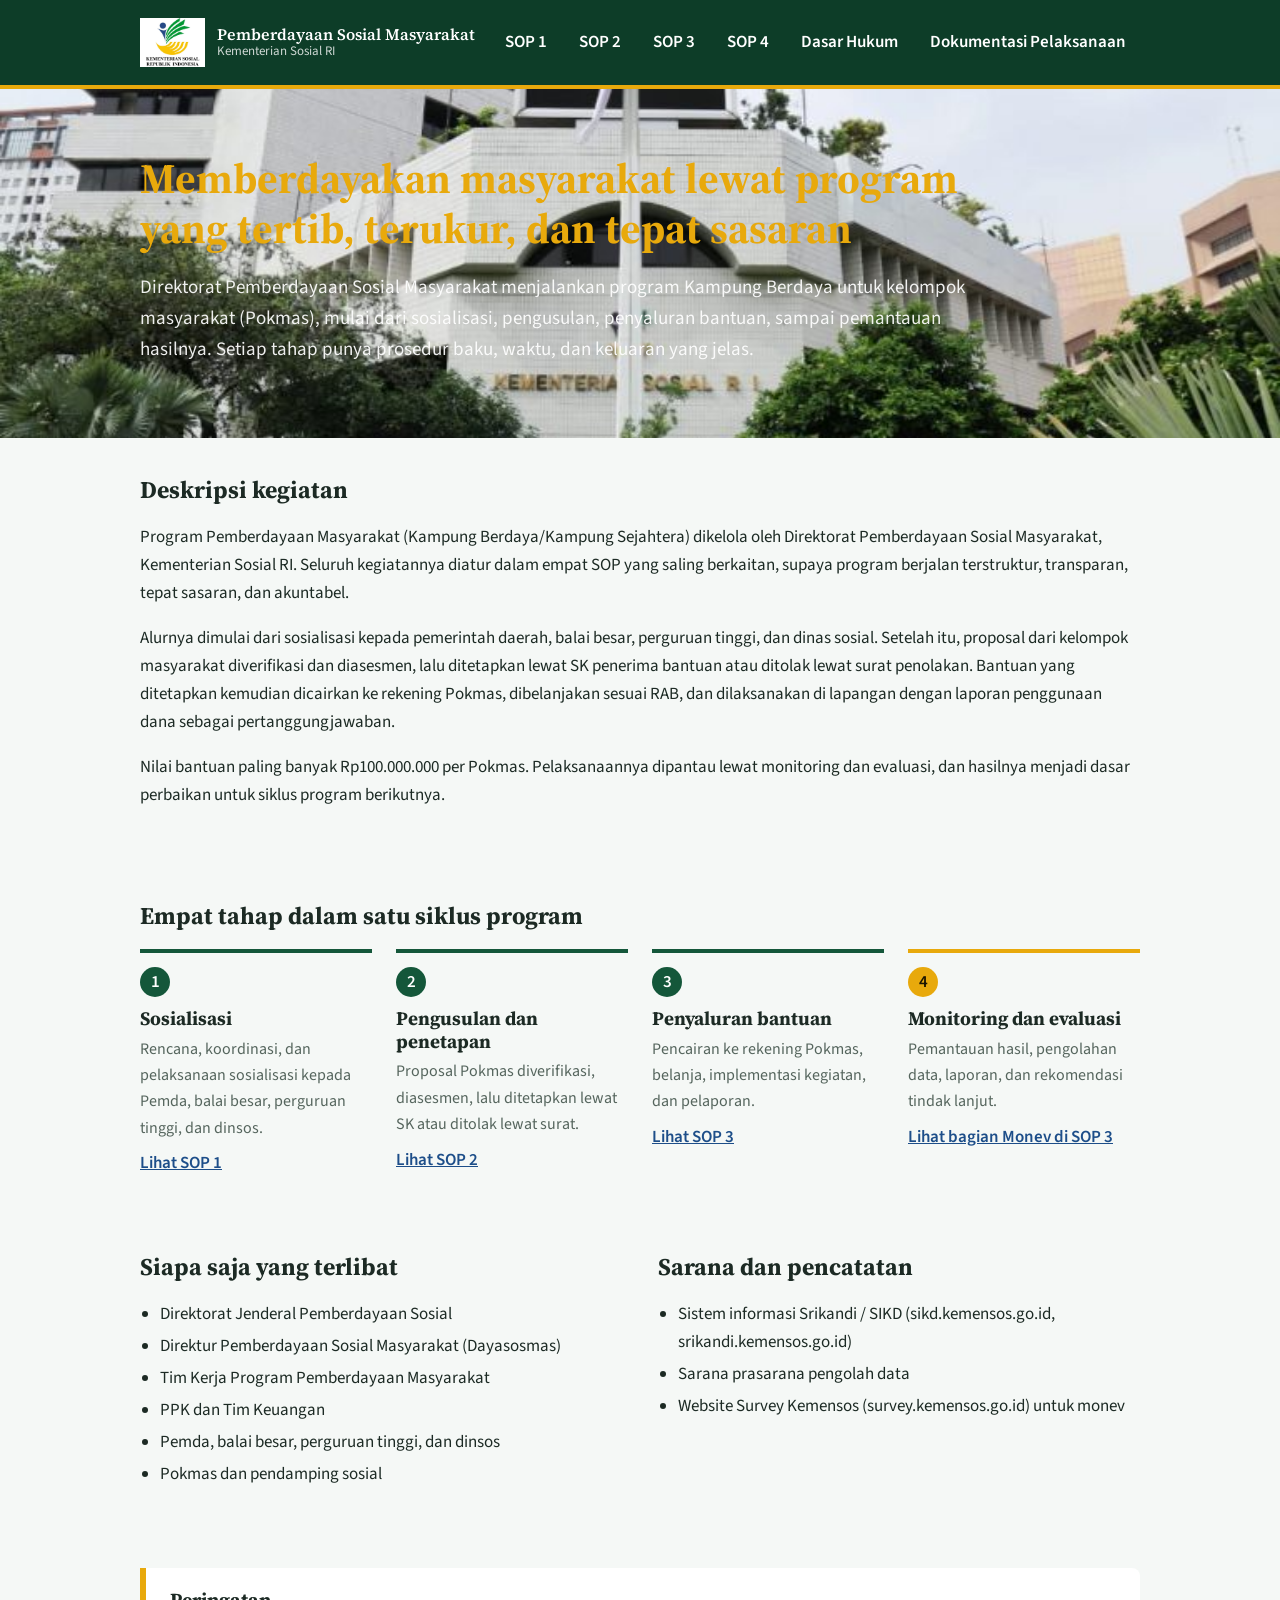
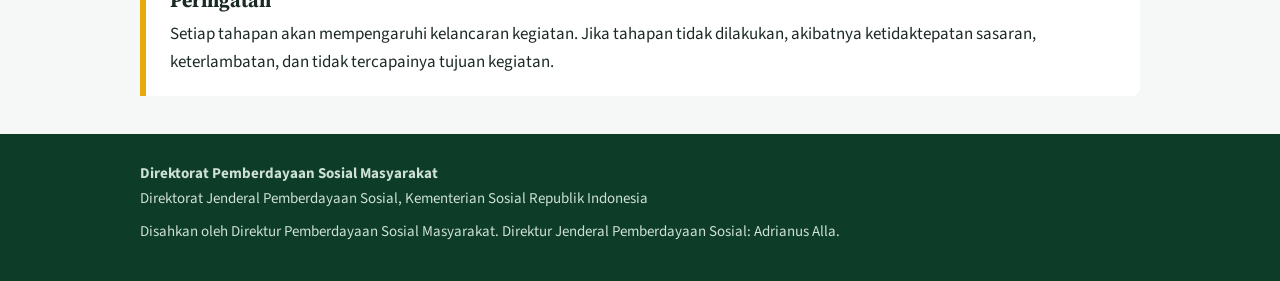
<file: index.html>
<!DOCTYPE html>
<html lang="id">
<head>
    <meta charset="UTF-8">
    <meta name="viewport" content="width=device-width, initial-scale=1.0">
    <title>Beranda - Dayasosmas Kemensos</title>

    <!-- Font dari Google Fonts (butuh internet) -->
    <link href="https://fonts.googleapis.com/css2?family=Source+Serif+4:wght@600;700&family=Source+Sans+3:wght@400;600&display=swap" rel="stylesheet">

    <!-- Semua pengaturan tampilan ada di file style.css -->
    <link rel="stylesheet" href="style.css">
</head>
<body>

    <!-- ===== NAVBAR (menu di bagian atas) ===== -->
    <header class="navbar">
        <div class="container navbar-inner">
            <a href="index.html" class="logo">
                <img src="images/logo-kemensos.jpg" alt="Logo Kementerian Sosial" class="logo-icon">
                <div class="logo-text">
                    Pemberdayaan Sosial Masyarakat
                    <small>Kementerian Sosial RI</small>
                </div>
            </a>
            <ul class="menu">
                <li><a href="sop1.html">SOP 1</a></li>
                <li><a href="sop2.html">SOP 2</a></li>
                <li><a href="sop3.html">SOP 3</a></li>
                <li><a href="sop4.html">SOP 4</a></li>
                <li><a href="dasar-hukum.html">Dasar Hukum</a></li>
                <li><a href="dokumentasi.html">Dokumentasi Pelaksanaan</a></li>
            </ul>
        </div>
    </header>

    <!-- ===== ISI HALAMAN ===== -->
    <main>

        <!-- Bagian pembuka (hero) -->
        <section class="hero">
            <div class="container">
                <h1>Memberdayakan masyarakat lewat program yang tertib, terukur, dan tepat sasaran</h1>
                <p class="hero-text">Direktorat Pemberdayaan Sosial Masyarakat menjalankan program Kampung Berdaya untuk kelompok masyarakat (Pokmas), mulai dari sosialisasi, pengusulan, penyaluran bantuan, sampai pemantauan hasilnya. Setiap tahap punya prosedur baku, waktu, dan keluaran yang jelas.</p>
            </div>
        </section>

<!-- Deskripsi kegiatan -->
        <section class="container section description">
            <h2>Deskripsi kegiatan</h2>
            <p class="description-text">Program Pemberdayaan Masyarakat (Kampung Berdaya/Kampung Sejahtera) dikelola oleh Direktorat Pemberdayaan Sosial Masyarakat, Kementerian Sosial RI. Seluruh kegiatannya diatur dalam empat SOP yang saling berkaitan, supaya program berjalan terstruktur, transparan, tepat sasaran, dan akuntabel.</p>
            <p class="description-text">Alurnya dimulai dari sosialisasi kepada pemerintah daerah, balai besar, perguruan tinggi, dan dinas sosial. Setelah itu, proposal dari kelompok masyarakat diverifikasi dan diasesmen, lalu ditetapkan lewat SK penerima bantuan atau ditolak lewat surat penolakan. Bantuan yang ditetapkan kemudian dicairkan ke rekening Pokmas, dibelanjakan sesuai RAB, dan dilaksanakan di lapangan dengan laporan penggunaan dana sebagai pertanggungjawaban.</p>
            <p class="description-text">Nilai bantuan paling banyak Rp100.000.000 per Pokmas. Pelaksanaannya dipantau lewat monitoring dan evaluasi, dan hasilnya menjadi dasar perbaikan untuk siklus program berikutnya.</p>
        </section>

        <!-- Empat tahap program -->
        <section class="container section">
            <h2>Empat tahap dalam satu siklus program</h2>
            <div class="stages">

                <div class="stage">
                    <div class="stage-number">1</div>
                    <h3>Sosialisasi</h3>
                    <p>Rencana, koordinasi, dan pelaksanaan sosialisasi kepada Pemda, balai besar, perguruan tinggi, dan dinsos.</p>
                    <a href="sop1.html">Lihat SOP 1</a>
                </div>

                <div class="stage">
                    <div class="stage-number">2</div>
                    <h3>Pengusulan dan penetapan</h3>
                    <p>Proposal Pokmas diverifikasi, diasesmen, lalu ditetapkan lewat SK atau ditolak lewat surat.</p>
                    <a href="sop2.html">Lihat SOP 2</a>
                </div>

                <div class="stage">
                    <div class="stage-number">3</div>
                    <h3>Penyaluran bantuan</h3>
                    <p>Pencairan ke rekening Pokmas, belanja, implementasi kegiatan, dan pelaporan.</p>
                    <a href="sop3.html">Lihat SOP 3</a>
                </div>

                <div class="stage stage-last">
                    <div class="stage-number">4</div>
                    <h3>Monitoring dan evaluasi</h3>
                    <p>Pemantauan hasil, pengolahan data, laporan, dan rekomendasi tindak lanjut.</p>
                    <a href="sop3.html#monev">Lihat bagian Monev di SOP 3</a>
                </div>

            </div>
        </section>

        <!-- Pihak terlibat dan sarana -->
        <section class="container section two-columns">
            <div class="column">
                <h2>Siapa saja yang terlibat</h2>
                <ul>
                    <li>Direktorat Jenderal Pemberdayaan Sosial</li>
                    <li>Direktur Pemberdayaan Sosial Masyarakat (Dayasosmas)</li>
                    <li>Tim Kerja Program Pemberdayaan Masyarakat</li>
                    <li>PPK dan Tim Keuangan</li>
                    <li>Pemda, balai besar, perguruan tinggi, dan dinsos</li>
                    <li>Pokmas dan pendamping sosial</li>
                </ul>
            </div>
            <div class="column">
                <h2>Sarana dan pencatatan</h2>
                <ul>
                    <li>Sistem informasi Srikandi / SIKD (sikd.kemensos.go.id, srikandi.kemensos.go.id)</li>
                    <li>Sarana prasarana pengolah data</li>
                    <li>Website Survey Kemensos (survey.kemensos.go.id) untuk monev</li>
                </ul>
            </div>
        </section>

        <!-- Peringatan -->
        <section class="container section">
            <div class="warning">
                <h2>Peringatan</h2>
                <p>Setiap tahapan akan mempengaruhi kelancaran kegiatan. Jika tahapan tidak dilakukan, akibatnya ketidaktepatan sasaran, keterlambatan, dan tidak tercapainya tujuan kegiatan.</p>
            </div>
        </section>

    </main>

    <!-- ===== FOOTER (bagian paling bawah) ===== -->
    <footer class="footer">
        <div class="container">
            <p><strong>Direktorat Pemberdayaan Sosial Masyarakat</strong><br>
            Direktorat Jenderal Pemberdayaan Sosial, Kementerian Sosial Republik Indonesia</p>
            <p>Disahkan oleh Direktur Pemberdayaan Sosial Masyarakat. Direktur Jenderal Pemberdayaan Sosial: Adrianus Alla.</p>
        </div>
    </footer>

</body>
</html>
</file>
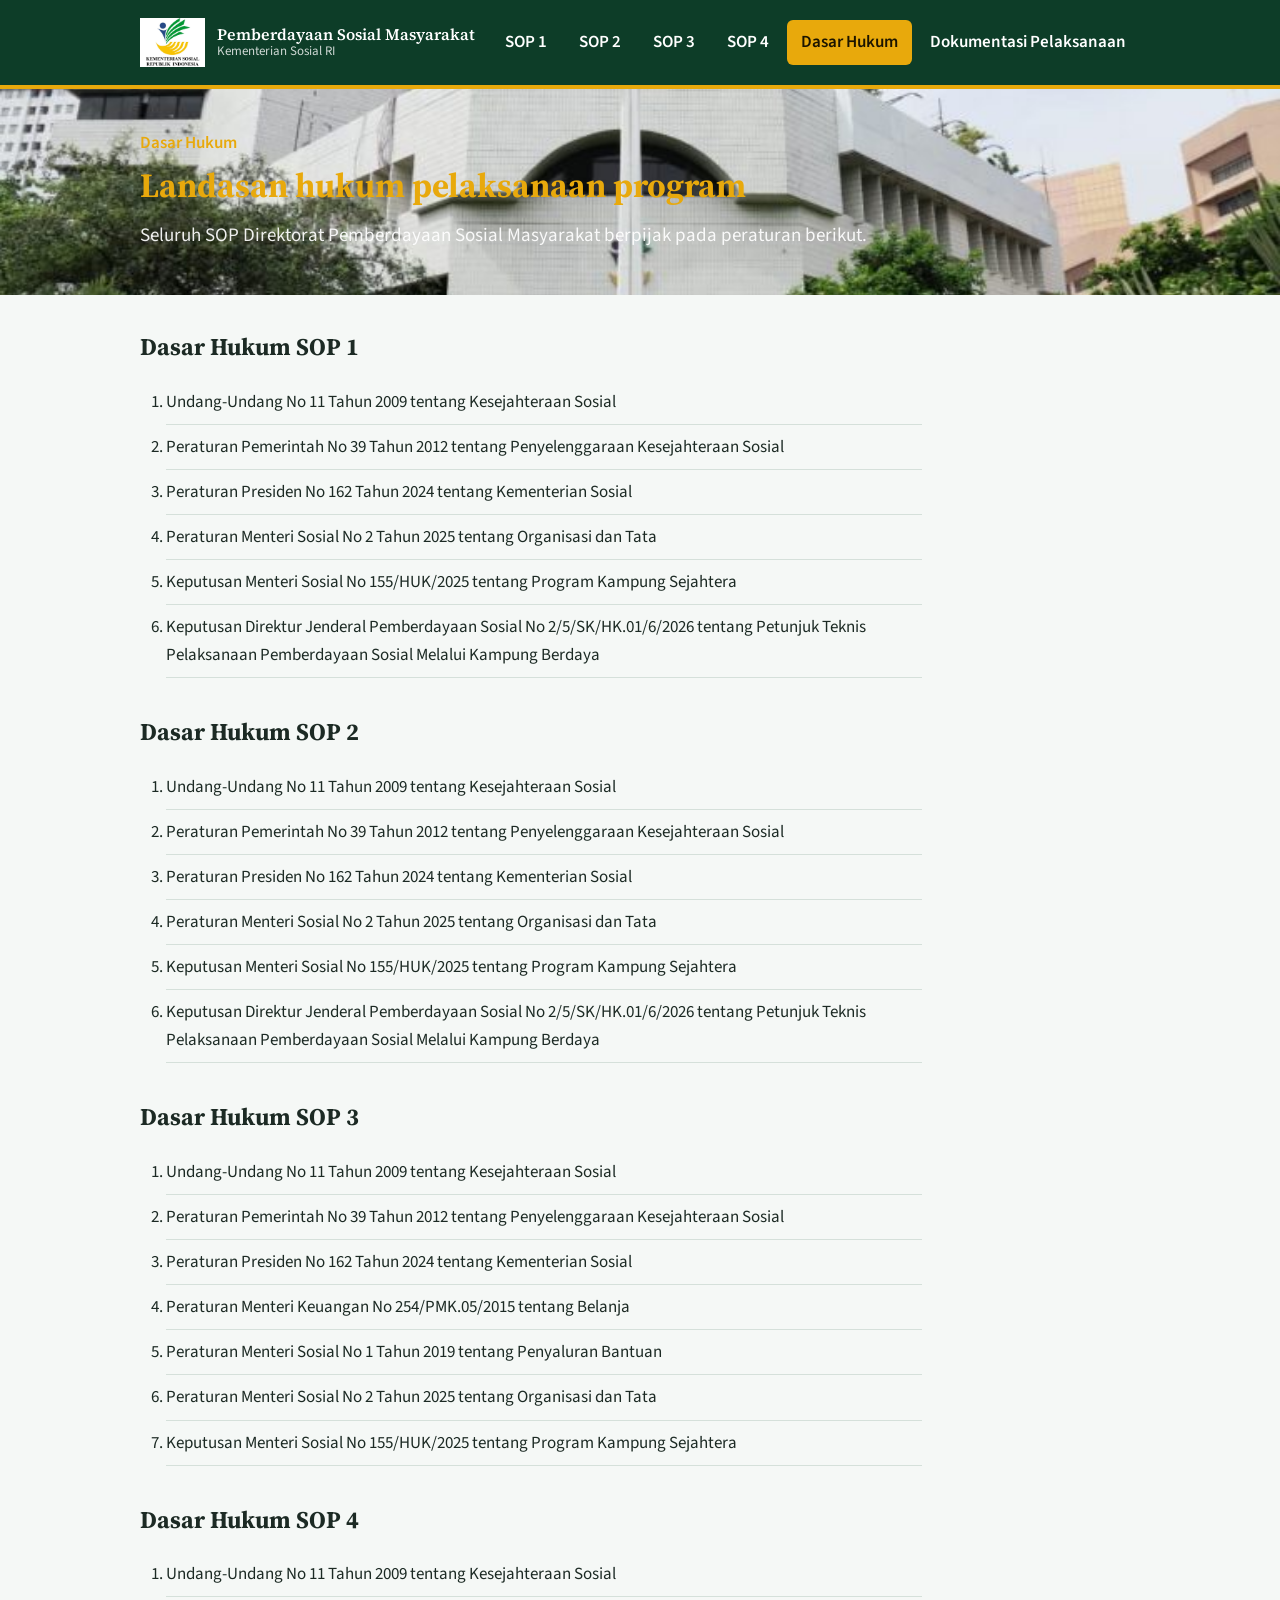
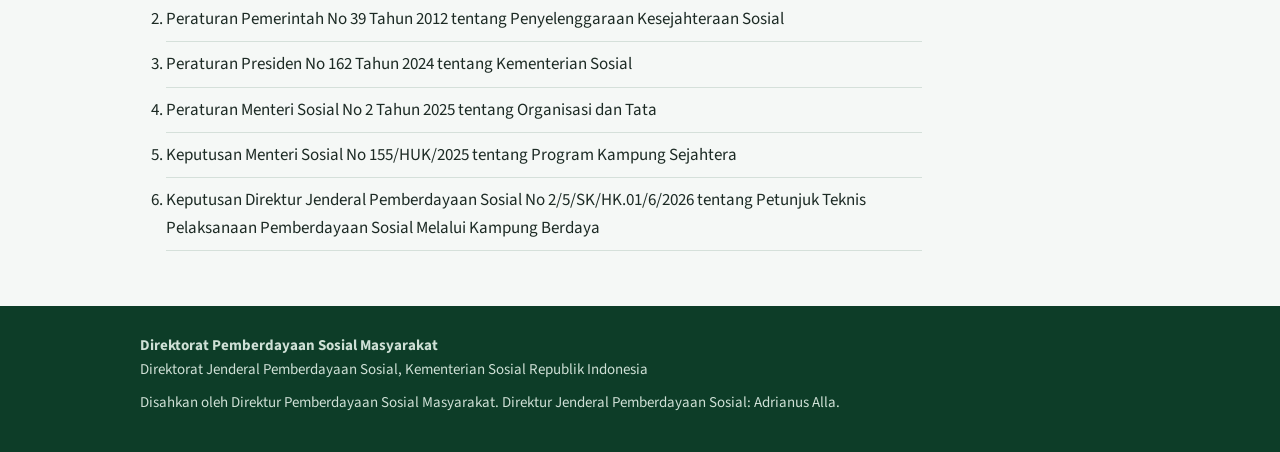
<file: dasar-hukum.html>
<!DOCTYPE html>
<html lang="id">
<head>
    <meta charset="UTF-8">
    <meta name="viewport" content="width=device-width, initial-scale=1.0">
    <title>Dasar Hukum - Dayasosmas Kemensos</title>

    <!-- Font dari Google Fonts (butuh internet) -->
    <link href="https://fonts.googleapis.com/css2?family=Source+Serif+4:wght@600;700&family=Source+Sans+3:wght@400;600&display=swap" rel="stylesheet">

    <!-- Semua pengaturan tampilan ada di file style.css -->
    <link rel="stylesheet" href="style.css">
</head>
<body>

    <!-- ===== NAVBAR (menu di bagian atas) ===== -->
    <header class="navbar">
        <div class="container navbar-inner">
            <a href="index.html" class="logo">
                <img src="images/logo-kemensos.jpg" alt="Logo Kementerian Sosial" class="logo-icon">
                <div class="logo-text">
                    Pemberdayaan Sosial Masyarakat
                    <small>Kementerian Sosial RI</small>
                </div>
            </a>
            <ul class="menu">
                <li><a href="sop1.html">SOP 1</a></li>
                <li><a href="sop2.html">SOP 2</a></li>
                <li><a href="sop3.html">SOP 3</a></li>
                <li><a href="sop4.html">SOP 4</a></li>
                <li><a href="dasar-hukum.html" class="active">Dasar Hukum</a></li>
                <li><a href="dokumentasi.html">Dokumentasi Pelaksanaan</a></li>
            </ul>
        </div>
    </header>

    <!-- ===== ISI HALAMAN ===== -->
    <main>

        <section class="hero hero-small">
            <div class="container">
                <p class="breadcrumb">Dasar Hukum</p>
                <h1>Landasan hukum pelaksanaan program</h1>
                <p class="hero-text">Seluruh SOP Direktorat Pemberdayaan Sosial Masyarakat berpijak pada peraturan berikut.</p>
            </div>
        </section>

        <section class="container section">
            <h2>Dasar Hukum SOP 1</h2>
            <ol class="law-list">
                <li>Undang-Undang No 11 Tahun 2009 tentang Kesejahteraan Sosial</li>
                <li>Peraturan Pemerintah No 39 Tahun 2012 tentang Penyelenggaraan Kesejahteraan Sosial</li>
                <li>Peraturan Presiden No 162 Tahun 2024 tentang Kementerian Sosial</li>
                <li>Peraturan Menteri Sosial No 2 Tahun 2025 tentang Organisasi dan Tata</li>
                <li>Keputusan Menteri Sosial No 155/HUK/2025 tentang Program Kampung Sejahtera</li>
                <li>Keputusan Direktur Jenderal Pemberdayaan Sosial No 2/5/SK/HK.01/6/2026 tentang Petunjuk Teknis Pelaksanaan Pemberdayaan Sosial Melalui Kampung Berdaya</li>
            </ol>

            <h2 class="subheading">Dasar Hukum SOP 2</h2>
            <ol class="law-list">
                <li>Undang-Undang No 11 Tahun 2009 tentang Kesejahteraan Sosial</li>
                <li>Peraturan Pemerintah No 39 Tahun 2012 tentang Penyelenggaraan Kesejahteraan Sosial</li>
                <li>Peraturan Presiden No 162 Tahun 2024 tentang Kementerian Sosial</li>
                <li>Peraturan Menteri Sosial No 2 Tahun 2025 tentang Organisasi dan Tata</li>
                <li>Keputusan Menteri Sosial No 155/HUK/2025 tentang Program Kampung Sejahtera</li>
                <li>Keputusan Direktur Jenderal Pemberdayaan Sosial No 2/5/SK/HK.01/6/2026 tentang Petunjuk Teknis Pelaksanaan Pemberdayaan Sosial Melalui Kampung Berdaya</li>
            </ol>

            <h2 class="subheading">Dasar Hukum SOP 3</h2>
            <ol class="law-list">
                <li>Undang-Undang No 11 Tahun 2009 tentang Kesejahteraan Sosial</li>
                <li>Peraturan Pemerintah No 39 Tahun 2012 tentang Penyelenggaraan Kesejahteraan Sosial</li>
                <li>Peraturan Presiden No 162 Tahun 2024 tentang Kementerian Sosial</li>
                <li>Peraturan Menteri Keuangan No 254/PMK.05/2015 tentang Belanja</li>
                <li>Peraturan Menteri Sosial No 1 Tahun 2019 tentang Penyaluran Bantuan</li>
                <li>Peraturan Menteri Sosial No 2 Tahun 2025 tentang Organisasi dan Tata</li>
                <li>Keputusan Menteri Sosial No 155/HUK/2025 tentang Program Kampung Sejahtera</li>
            </ol>

            <h2 class="subheading">Dasar Hukum SOP 4</h2>
            <ol class="law-list">
                <li>Undang-Undang No 11 Tahun 2009 tentang Kesejahteraan Sosial</li>
                <li>Peraturan Pemerintah No 39 Tahun 2012 tentang Penyelenggaraan Kesejahteraan Sosial</li>
                <li>Peraturan Presiden No 162 Tahun 2024 tentang Kementerian Sosial</li>
                <li>Peraturan Menteri Sosial No 2 Tahun 2025 tentang Organisasi dan Tata</li>
                <li>Keputusan Menteri Sosial No 155/HUK/2025 tentang Program Kampung Sejahtera</li>
                <li>Keputusan Direktur Jenderal Pemberdayaan Sosial No 2/5/SK/HK.01/6/2026 tentang Petunjuk Teknis Pelaksanaan Pemberdayaan Sosial Melalui Kampung Berdaya</li>
            </ol>
        </section>

    </main>

    <!-- ===== FOOTER (bagian paling bawah) ===== -->
    <footer class="footer">
        <div class="container">
            <p><strong>Direktorat Pemberdayaan Sosial Masyarakat</strong><br>
            Direktorat Jenderal Pemberdayaan Sosial, Kementerian Sosial Republik Indonesia</p>
            <p>Disahkan oleh Direktur Pemberdayaan Sosial Masyarakat. Direktur Jenderal Pemberdayaan Sosial: Adrianus Alla.</p>
        </div>
    </footer>

</body>
</html>
</file>
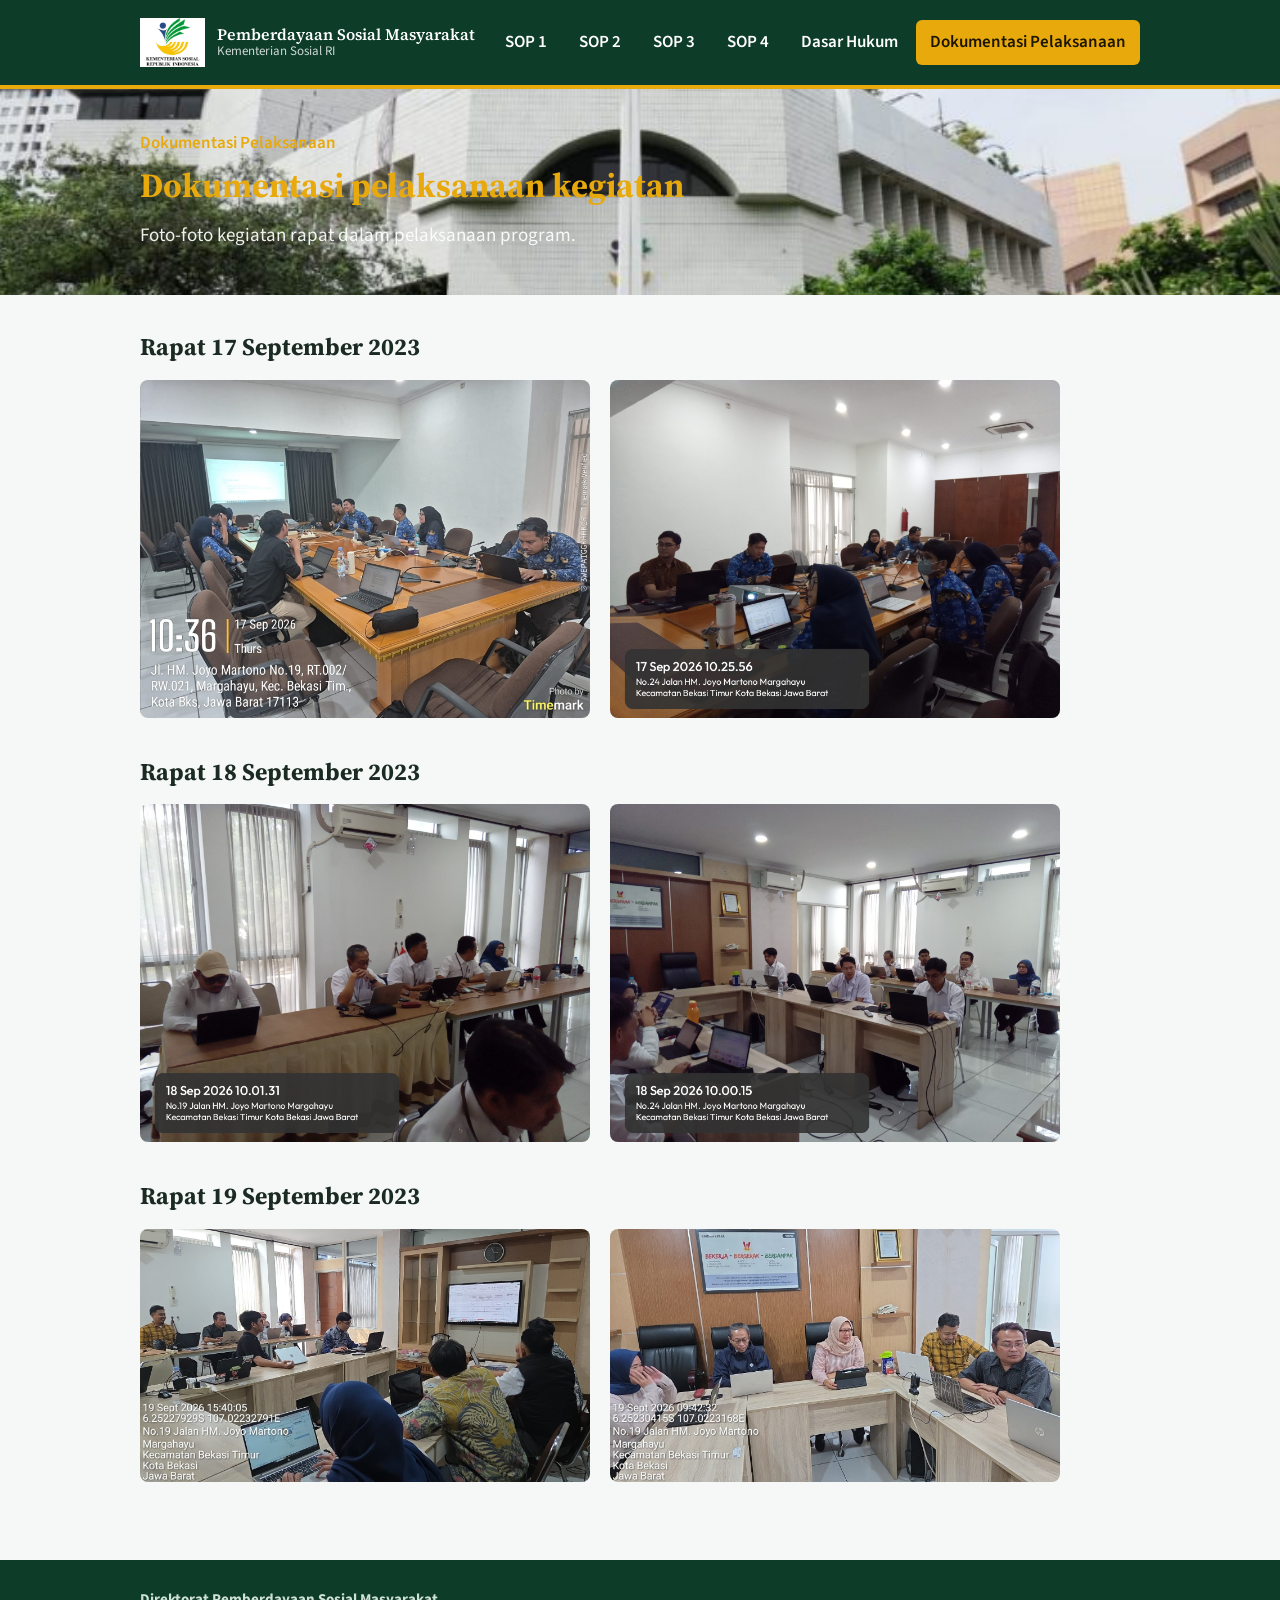
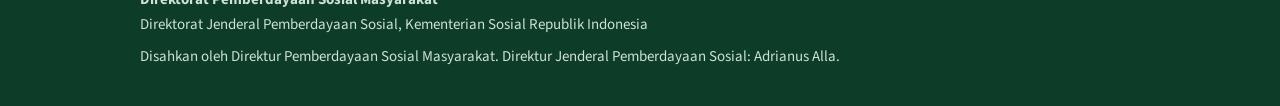
<file: dokumentasi.html>
<!DOCTYPE html>
<html lang="id">
<head>
    <meta charset="UTF-8">
    <meta name="viewport" content="width=device-width, initial-scale=1.0">
    <title>Dokumentasi Pelaksanaan - Dayasosmas Kemensos</title>

    <!-- Font dari Google Fonts (butuh internet) -->
    <link href="https://fonts.googleapis.com/css2?family=Source+Serif+4:wght@600;700&family=Source+Sans+3:wght@400;600&display=swap" rel="stylesheet">

    <!-- Semua pengaturan tampilan ada di file style.css -->
    <link rel="stylesheet" href="style.css">

    <!-- Tampilan khusus halaman dokumentasi (boleh dipindah ke style.css) -->
    <style>
        .foto-grid {
            display: flex;
            gap: 20px;
            flex-wrap: wrap;
            margin-bottom: 40px;
        }
        .foto-grid img {
            width: 100%;
            max-width: 450px;
            height: auto;
            border-radius: 8px;
        }
    </style>
</head>
<body>

    <!-- ===== NAVBAR (menu di bagian atas) ===== -->
    <header class="navbar">
        <div class="container navbar-inner">
            <a href="index.html" class="logo">
                <img src="images/logo-kemensos.jpg" alt="Logo Kementerian Sosial" class="logo-icon">
                <div class="logo-text">
                    Pemberdayaan Sosial Masyarakat
                    <small>Kementerian Sosial RI</small>
                </div>
            </a>
            <ul class="menu">
                <li><a href="sop1.html">SOP 1</a></li>
                <li><a href="sop2.html">SOP 2</a></li>
                <li><a href="sop3.html">SOP 3</a></li>
                <li><a href="sop4.html">SOP 4</a></li>
                <li><a href="dasar-hukum.html">Dasar Hukum</a></li>
                <li><a href="dokumentasi.html" class="active">Dokumentasi Pelaksanaan</a></li>
            </ul>
        </div>
    </header>

    <!-- ===== ISI HALAMAN ===== -->
    <main>

        <section class="hero hero-small">
            <div class="container">
                <p class="breadcrumb">Dokumentasi Pelaksanaan</p>
                <h1>Dokumentasi pelaksanaan kegiatan</h1>
                <p class="hero-text">Foto-foto kegiatan rapat dalam pelaksanaan program.</p>
            </div>
        </section>

        <section class="container section">

            <!-- Kegiatan 1 -->
            <h2>Rapat 17 September 2023</h2>
            <div class="foto-grid">
                <img src="images/rapat-day-1.jpeg" alt="Dokumentasi rapat 17 September 2023 - foto 1">
                <img src="images/rapat-day-1-v2.jpeg" alt="Dokumentasi rapat 17 September 2023 - foto 2">
            </div>

            <!-- Kegiatan 2 -->
            <h2>Rapat 18 September 2023</h2>
            <div class="foto-grid">
                <img src="images/rapat-day-2.jpeg" alt="Dokumentasi rapat 18 September 2023 - foto 1">
                <img src="images/rapat-day-2-v2.jpeg" alt="Dokumentasi rapat 18 September 2023 - foto 2">
            </div>

            <!-- Kegiatan 3 -->
            <h2>Rapat 19 September 2023</h2>
            <div class="foto-grid">
                <img src="images/rapat-day-3.jpeg" alt="Dokumentasi rapat 19 September 2023 - foto 1">
                <img src="images/rapat-day-3-v2.jpeg" alt="Dokumentasi rapat 19 September 2023 - foto 2">
            </div>

        </section>

    </main>

    <!-- ===== FOOTER (bagian paling bawah) ===== -->
    <footer class="footer">
        <div class="container">
            <p><strong>Direktorat Pemberdayaan Sosial Masyarakat</strong><br>
            Direktorat Jenderal Pemberdayaan Sosial, Kementerian Sosial Republik Indonesia</p>
            <p>Disahkan oleh Direktur Pemberdayaan Sosial Masyarakat. Direktur Jenderal Pemberdayaan Sosial: Adrianus Alla.</p>
        </div>
    </footer>

</body>
</html>
</file>
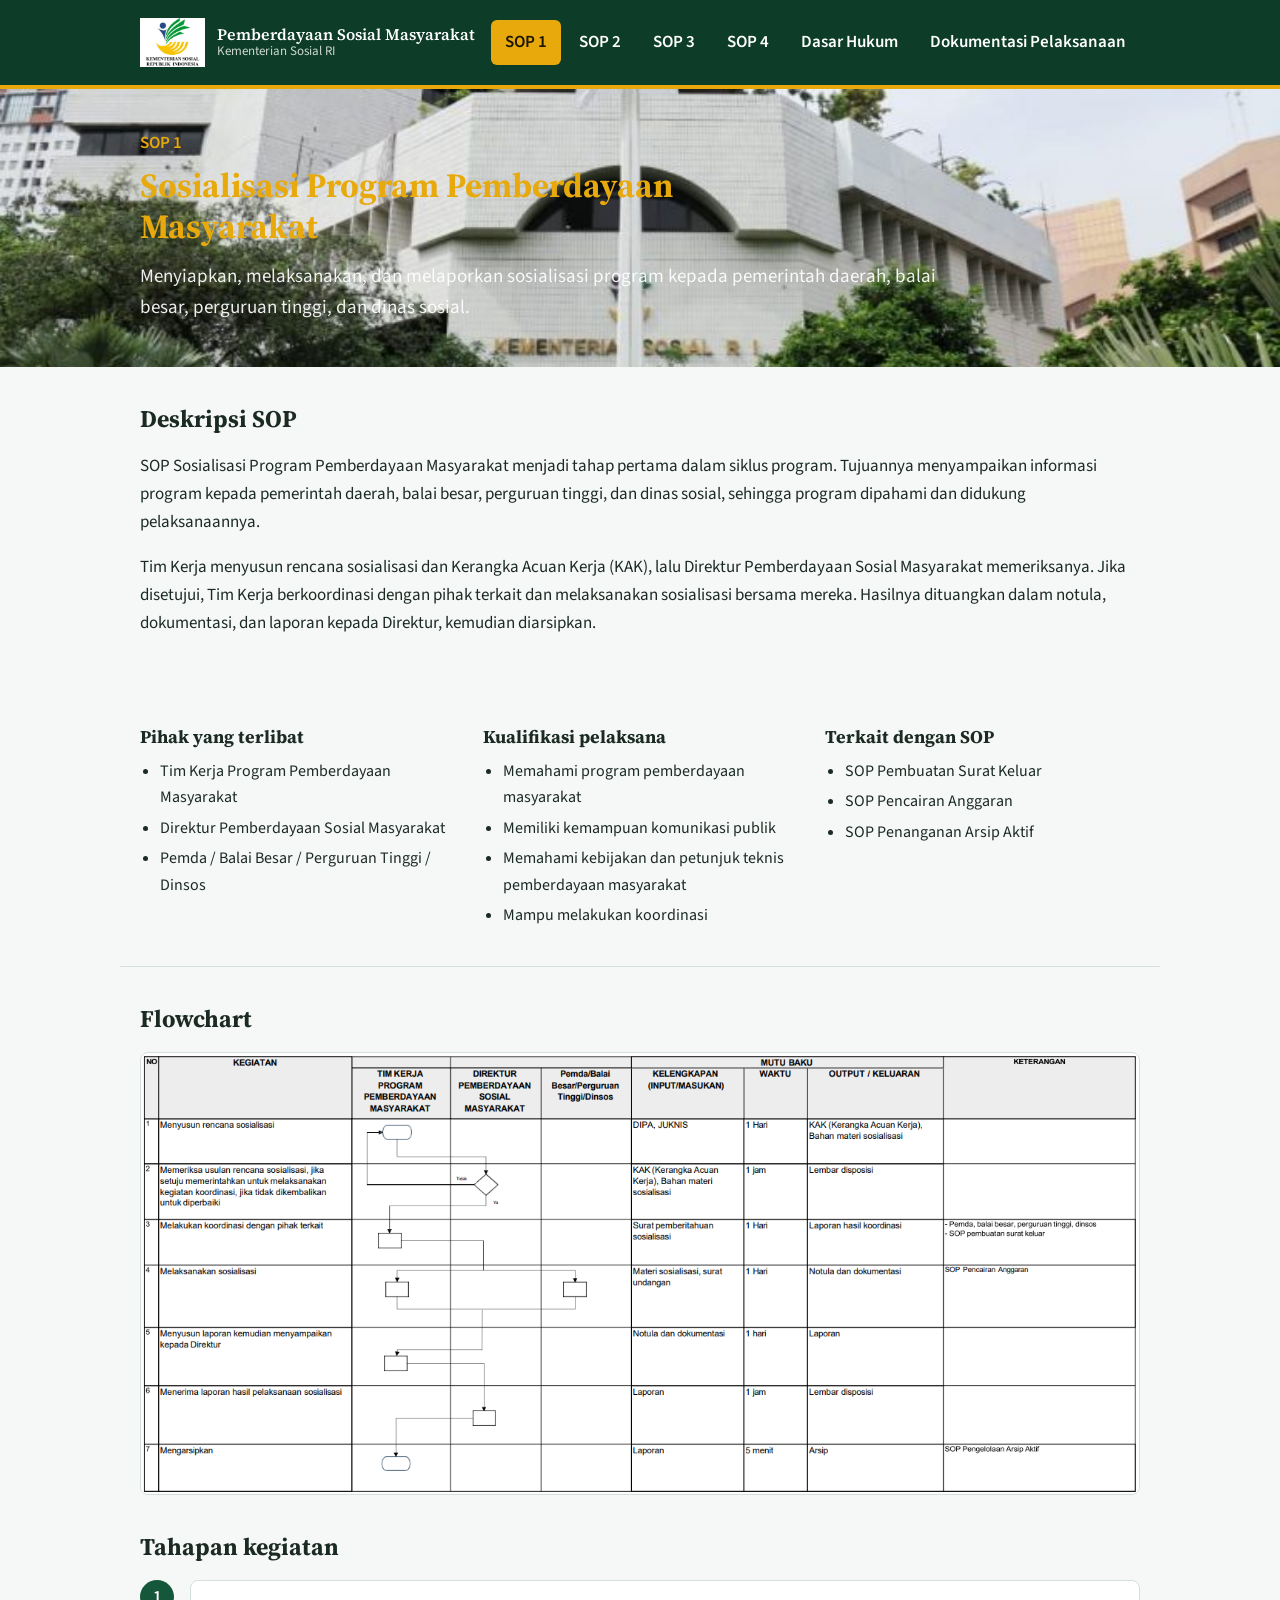
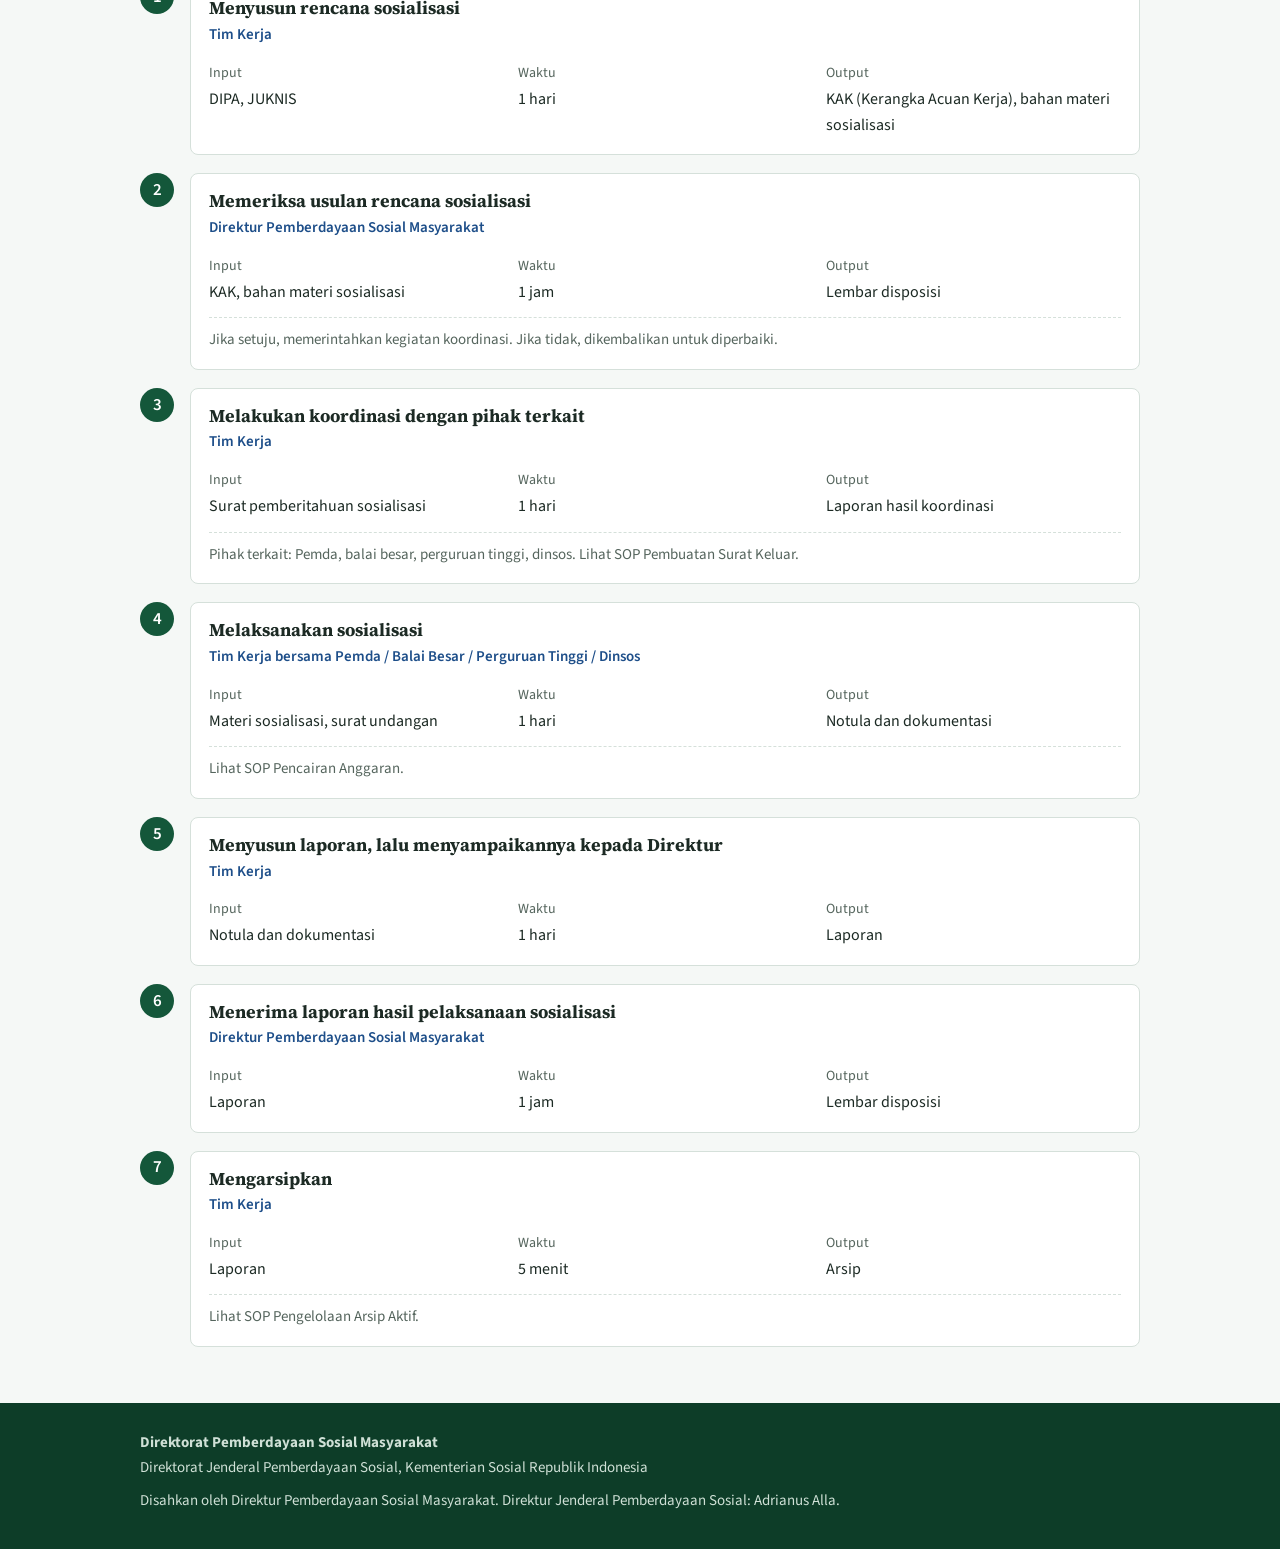
<file: sop1.html>
<!DOCTYPE html>
<html lang="id">
<head>
    <meta charset="UTF-8">
    <meta name="viewport" content="width=device-width, initial-scale=1.0">
    <title>Sosialisasi Program Pemberdayaan Masyarakat - Dayasosmas Kemensos</title>

    <!-- Font dari Google Fonts (butuh internet) -->
    <link href="https://fonts.googleapis.com/css2?family=Source+Serif+4:wght@600;700&family=Source+Sans+3:wght@400;600&display=swap" rel="stylesheet">

    <!-- Semua pengaturan tampilan ada di file style.css -->
    <link rel="stylesheet" href="style.css">
</head>
<body>

    <!-- ===== NAVBAR (menu di bagian atas) ===== -->
    <header class="navbar">
        <div class="container navbar-inner">
            <a href="index.html" class="logo">
                <img src="images/logo-kemensos.jpg" alt="Logo Kementerian Sosial" class="logo-icon">
                <div class="logo-text">
                    Pemberdayaan Sosial Masyarakat
                    <small>Kementerian Sosial RI</small>
                </div>
            </a>
            <ul class="menu">
                <li><a href="sop1.html" class="active">SOP 1</a></li>
                <li><a href="sop2.html">SOP 2</a></li>
                <li><a href="sop3.html">SOP 3</a></li>
                <li><a href="sop4.html">SOP 4</a></li>
                <li><a href="dasar-hukum.html">Dasar Hukum</a></li>
                <li><a href="dokumentasi.html">Dokumentasi Pelaksanaan</a></li>
            </ul>
        </div>
    </header>

    <!-- ===== ISI HALAMAN ===== -->
    <main>

        <!-- Judul halaman -->
        <section class="hero hero-small">
            <div class="container">
                <p class="breadcrumb">SOP 1</p>
                <h1>Sosialisasi Program Pemberdayaan Masyarakat</h1>
                <p class="hero-text">Menyiapkan, melaksanakan, dan melaporkan sosialisasi program kepada pemerintah daerah, balai besar, perguruan tinggi, dan dinas sosial.</p>
            </div>
        </section>

        <!-- Deskripsi SOP -->
        <section class="container section description">
            <h2>Deskripsi SOP</h2>
            <p class="description-text">SOP Sosialisasi Program Pemberdayaan Masyarakat menjadi tahap pertama dalam siklus program. Tujuannya menyampaikan informasi program kepada pemerintah daerah, balai besar, perguruan tinggi, dan dinas sosial, sehingga program dipahami dan didukung pelaksanaannya.</p>
            <p class="description-text">Tim Kerja menyusun rencana sosialisasi dan Kerangka Acuan Kerja (KAK), lalu Direktur Pemberdayaan Sosial Masyarakat memeriksanya. Jika disetujui, Tim Kerja berkoordinasi dengan pihak terkait dan melaksanakan sosialisasi bersama mereka. Hasilnya dituangkan dalam notula, dokumentasi, dan laporan kepada Direktur, kemudian diarsipkan.</p>
        </section>

        <!-- Informasi ringkas SOP -->
        <section class="container info-grid">
        <div class="info-column">
            <h2>Pihak yang terlibat</h2>
            <ul>
            <li>Tim Kerja Program Pemberdayaan Masyarakat</li>
            <li>Direktur Pemberdayaan Sosial Masyarakat</li>
            <li>Pemda / Balai Besar / Perguruan Tinggi / Dinsos</li>
            </ul>
        </div>

        <div class="info-column">
            <h2>Kualifikasi pelaksana</h2>
            <ul>
            <li>Memahami program pemberdayaan masyarakat</li>
            <li>Memiliki kemampuan komunikasi publik</li>
            <li>Memahami kebijakan dan petunjuk teknis pemberdayaan masyarakat</li>
            <li>Mampu melakukan koordinasi</li>
            </ul>
        </div>

        <div class="info-column">
            <h2>Terkait dengan SOP</h2>
            <ul>
            <li>SOP Pembuatan Surat Keluar</li>
            <li>SOP Pencairan Anggaran</li>
            <li>SOP Penanganan Arsip Aktif</li>
            </ul>
        </div>
        </section>

        <!-- Flowchart -->
        <section class="container section flowchart">
            <h2>Flowchart</h2>
            <a href="images/flowchart-sop1.png" target="_blank">
                <img src="images/flowchart-sop1.png" alt="Flowchart SOP 1: Sosialisasi Program Pemberdayaan Masyarakat" class="flowchart-img">
            </a>
        </section>

        <!-- Daftar tahapan kegiatan -->
        <section class="container section">
            <h2>Tahapan kegiatan</h2>

            <div class="step">
                <div class="step-number">1</div>
                <div class="step-box">
                    <h3>Menyusun rencana sosialisasi</h3>
                    <p class="step-actor">Tim Kerja</p>
                    <div class="step-info">
                        <div class="info-item"><strong>Input</strong><p>DIPA, JUKNIS</p></div>
                        <div class="info-item"><strong>Waktu</strong><p>1 hari</p></div>
                        <div class="info-item"><strong>Output</strong><p>KAK (Kerangka Acuan Kerja), bahan materi sosialisasi</p></div>
                    </div>
                </div>
            </div>

            <div class="step">
                <div class="step-number">2</div>
                <div class="step-box">
                    <h3>Memeriksa usulan rencana sosialisasi</h3>
                    <p class="step-actor">Direktur Pemberdayaan Sosial Masyarakat</p>
                    <div class="step-info">
                        <div class="info-item"><strong>Input</strong><p>KAK, bahan materi sosialisasi</p></div>
                        <div class="info-item"><strong>Waktu</strong><p>1 jam</p></div>
                        <div class="info-item"><strong>Output</strong><p>Lembar disposisi</p></div>
                    </div>
                        <p class="step-note">Jika setuju, memerintahkan kegiatan koordinasi. Jika tidak, dikembalikan untuk diperbaiki.</p>
                </div>
            </div>

            <div class="step">
                <div class="step-number">3</div>
                <div class="step-box">
                    <h3>Melakukan koordinasi dengan pihak terkait</h3>
                    <p class="step-actor">Tim Kerja</p>
                    <div class="step-info">
                        <div class="info-item"><strong>Input</strong><p>Surat pemberitahuan sosialisasi</p></div>
                        <div class="info-item"><strong>Waktu</strong><p>1 hari</p></div>
                        <div class="info-item"><strong>Output</strong><p>Laporan hasil koordinasi</p></div>
                    </div>
                        <p class="step-note">Pihak terkait: Pemda, balai besar, perguruan tinggi, dinsos. Lihat SOP Pembuatan Surat Keluar.</p>
                </div>
            </div>

            <div class="step">
                <div class="step-number">4</div>
                <div class="step-box">
                    <h3>Melaksanakan sosialisasi</h3>
                    <p class="step-actor">Tim Kerja bersama Pemda / Balai Besar / Perguruan Tinggi / Dinsos</p>
                    <div class="step-info">
                        <div class="info-item"><strong>Input</strong><p>Materi sosialisasi, surat undangan</p></div>
                        <div class="info-item"><strong>Waktu</strong><p>1 hari</p></div>
                        <div class="info-item"><strong>Output</strong><p>Notula dan dokumentasi</p></div>
                    </div>
                        <p class="step-note">Lihat SOP Pencairan Anggaran.</p>
                </div>
            </div>

            <div class="step">
                <div class="step-number">5</div>
                <div class="step-box">
                    <h3>Menyusun laporan, lalu menyampaikannya kepada Direktur</h3>
                    <p class="step-actor">Tim Kerja</p>
                    <div class="step-info">
                        <div class="info-item"><strong>Input</strong><p>Notula dan dokumentasi</p></div>
                        <div class="info-item"><strong>Waktu</strong><p>1 hari</p></div>
                        <div class="info-item"><strong>Output</strong><p>Laporan</p></div>
                    </div>
                </div>
            </div>

            <div class="step">
                <div class="step-number">6</div>
                <div class="step-box">
                    <h3>Menerima laporan hasil pelaksanaan sosialisasi</h3>
                    <p class="step-actor">Direktur Pemberdayaan Sosial Masyarakat</p>
                    <div class="step-info">
                        <div class="info-item"><strong>Input</strong><p>Laporan</p></div>
                        <div class="info-item"><strong>Waktu</strong><p>1 jam</p></div>
                        <div class="info-item"><strong>Output</strong><p>Lembar disposisi</p></div>
                    </div>
                </div>
            </div>

            <div class="step">
                <div class="step-number">7</div>
                <div class="step-box">
                    <h3>Mengarsipkan</h3>
                    <p class="step-actor">Tim Kerja</p>
                    <div class="step-info">
                        <div class="info-item"><strong>Input</strong><p>Laporan</p></div>
                        <div class="info-item"><strong>Waktu</strong><p>5 menit</p></div>
                        <div class="info-item"><strong>Output</strong><p>Arsip</p></div>
                    </div>
                        <p class="step-note">Lihat SOP Pengelolaan Arsip Aktif.</p>
                </div>
            </div>
        </section>

    </main>

    <!-- ===== FOOTER (bagian paling bawah) ===== -->
    <footer class="footer">
        <div class="container">
            <p><strong>Direktorat Pemberdayaan Sosial Masyarakat</strong><br>
            Direktorat Jenderal Pemberdayaan Sosial, Kementerian Sosial Republik Indonesia</p>
            <p>Disahkan oleh Direktur Pemberdayaan Sosial Masyarakat. Direktur Jenderal Pemberdayaan Sosial: Adrianus Alla.</p>
        </div>
    </footer>

</body>
</html>
</file>
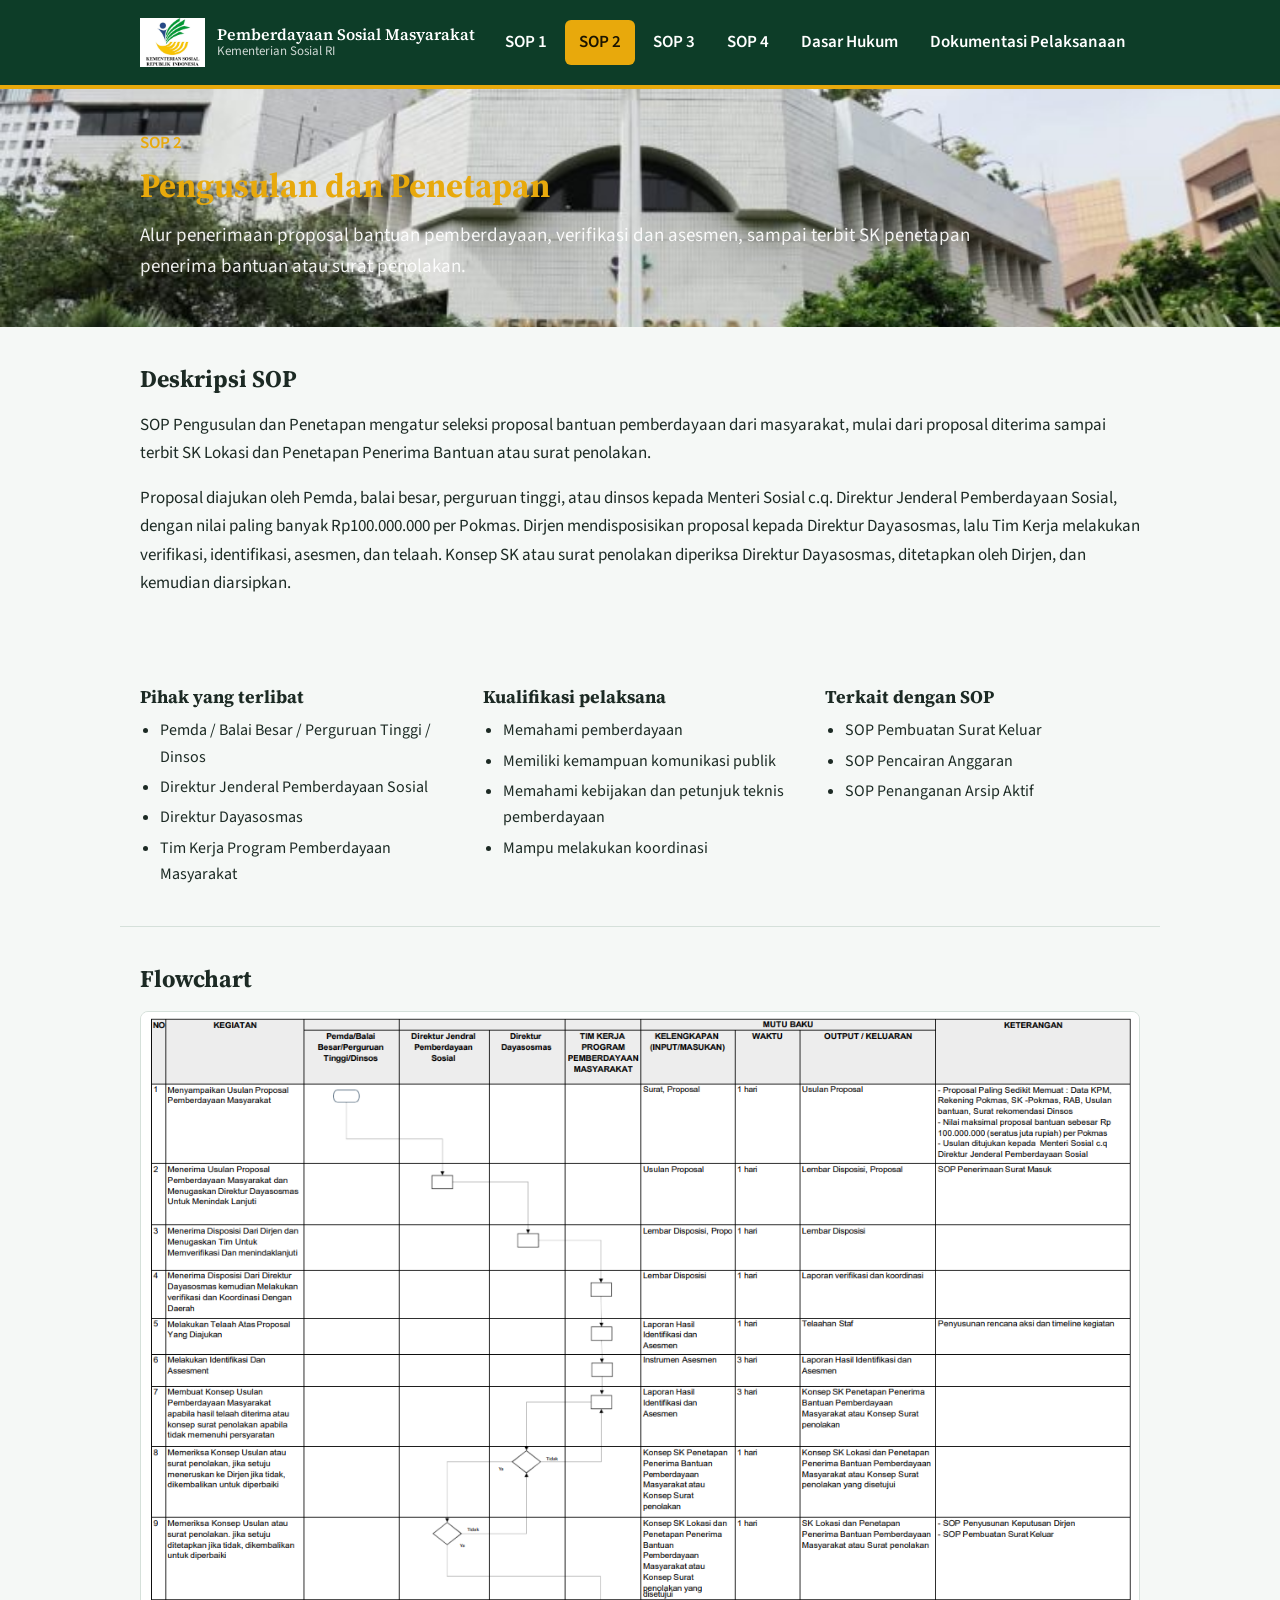
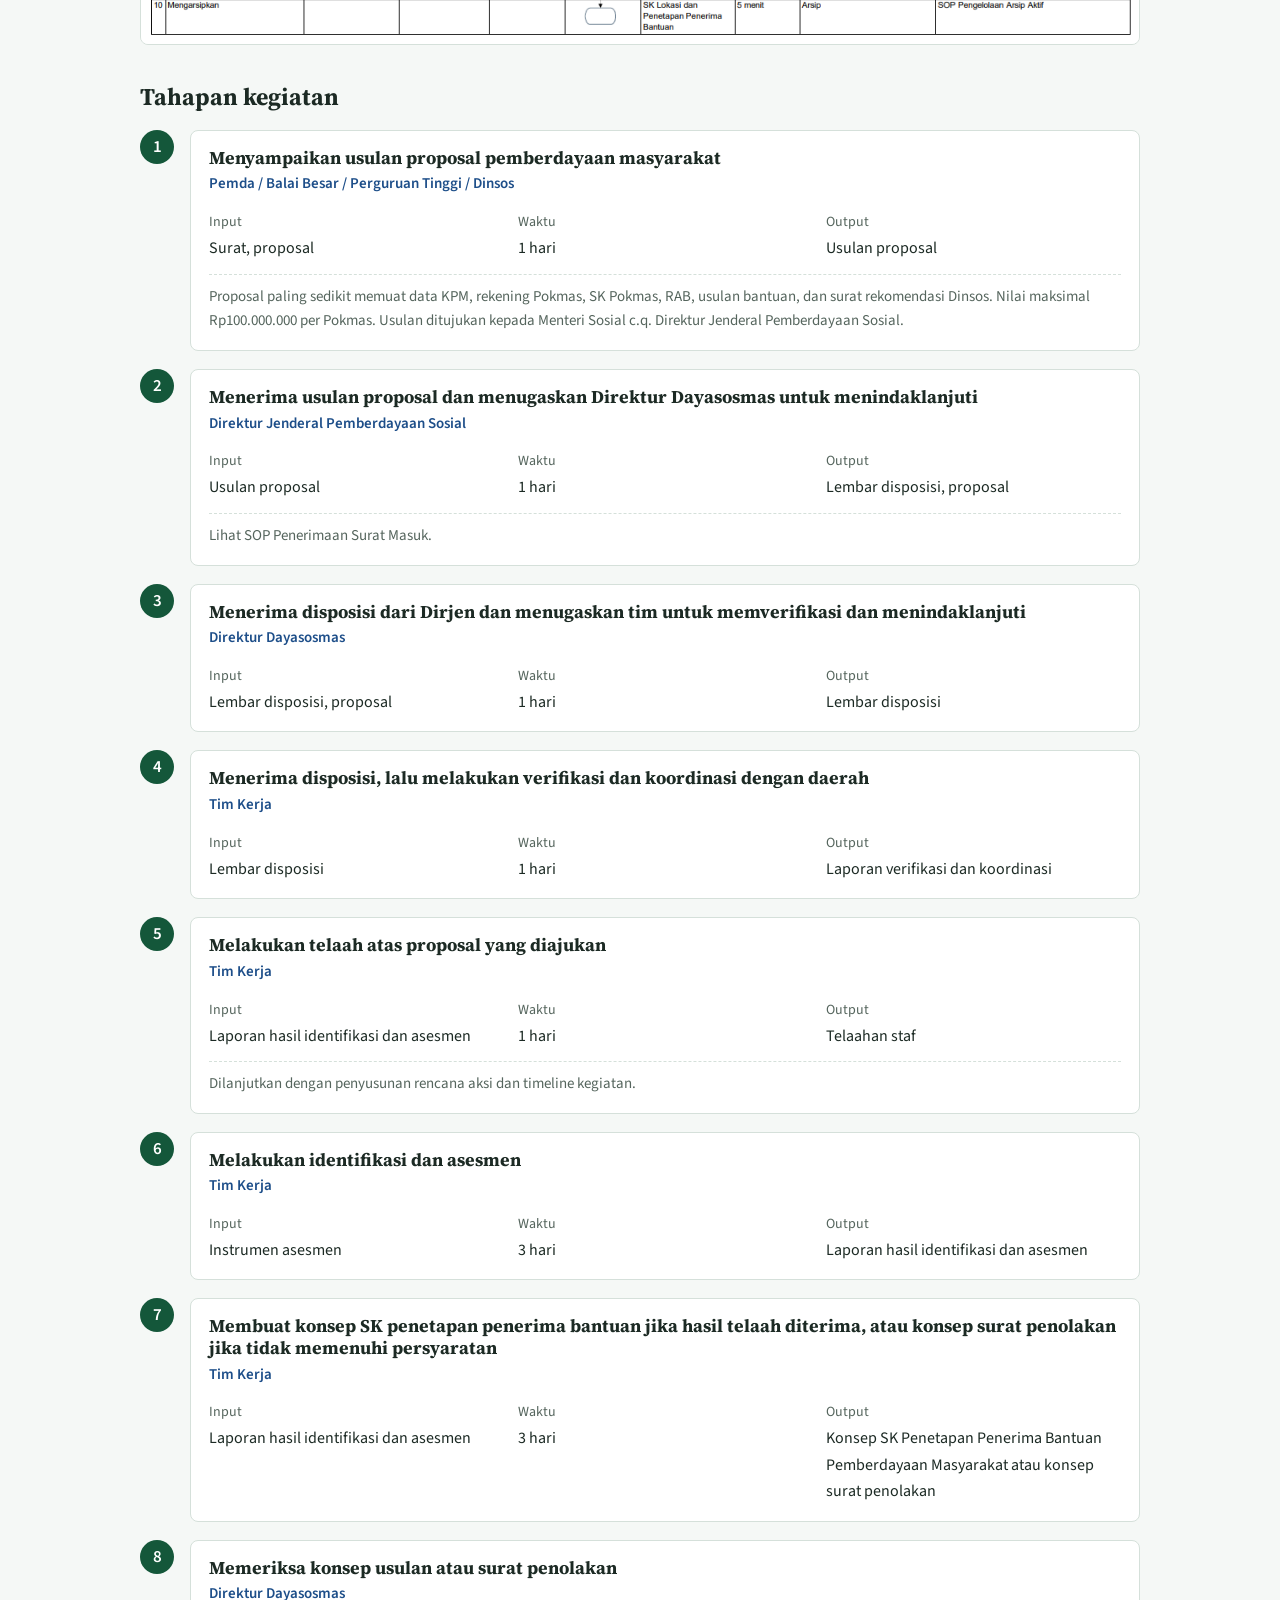
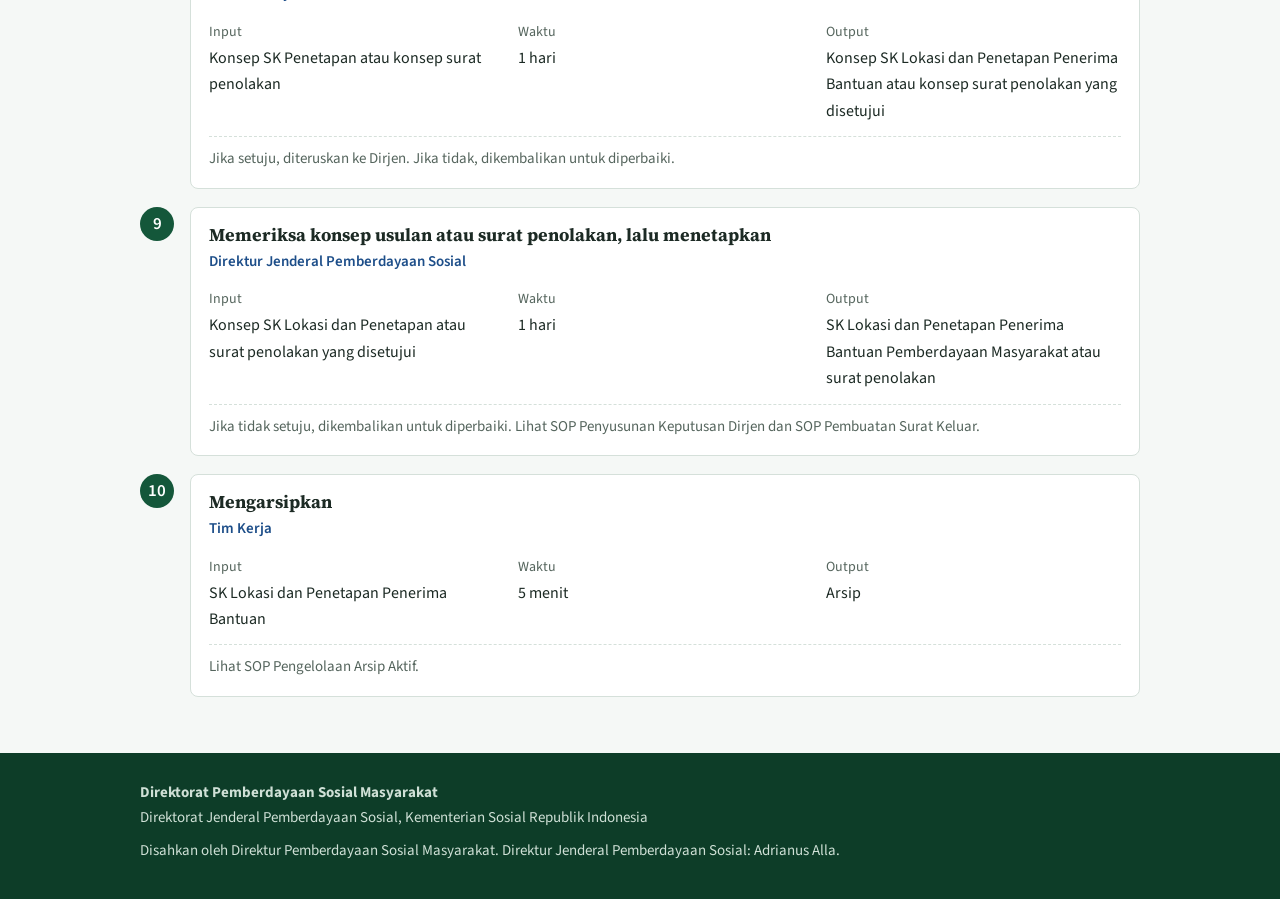
<file: sop2.html>
<!DOCTYPE html>
<html lang="id">
<head>
    <meta charset="UTF-8">
    <meta name="viewport" content="width=device-width, initial-scale=1.0">
    <title>Pengusulan dan Penetapan - Dayasosmas Kemensos</title>

    <!-- Font dari Google Fonts (butuh internet) -->
    <link href="https://fonts.googleapis.com/css2?family=Source+Serif+4:wght@600;700&family=Source+Sans+3:wght@400;600&display=swap" rel="stylesheet">

    <!-- Semua pengaturan tampilan ada di file style.css -->
    <link rel="stylesheet" href="style.css">
</head>
<body>

    <!-- ===== NAVBAR (menu di bagian atas) ===== -->
    <header class="navbar">
        <div class="container navbar-inner">
            <a href="index.html" class="logo">
                <img src="images/logo-kemensos.jpg" alt="Logo Kementerian Sosial" class="logo-icon">
                <div class="logo-text">
                    Pemberdayaan Sosial Masyarakat
                    <small>Kementerian Sosial RI</small>
                </div>
            </a>
            <ul class="menu">
                <li><a href="sop1.html">SOP 1</a></li>
                <li><a href="sop2.html" class="active">SOP 2</a></li>
                <li><a href="sop3.html">SOP 3</a></li>
                <li><a href="sop4.html">SOP 4</a></li>
                <li><a href="dasar-hukum.html">Dasar Hukum</a></li>
                <li><a href="dokumentasi.html">Dokumentasi Pelaksanaan</a></li>
            </ul>
        </div>
    </header>

    <!-- ===== ISI HALAMAN ===== -->
    <main>

        <!-- Judul halaman -->
        <section class="hero hero-small">
            <div class="container">
                <p class="breadcrumb">SOP 2</p>
                <h1>Pengusulan dan Penetapan</h1>
                <p class="hero-text">Alur penerimaan proposal bantuan pemberdayaan, verifikasi dan asesmen, sampai terbit SK penetapan penerima bantuan atau surat penolakan.</p>
            </div>
        </section>

        <!-- Deskripsi SOP -->
        <section class="container section description">
            <h2>Deskripsi SOP</h2>
            <p class="description-text">SOP Pengusulan dan Penetapan mengatur seleksi proposal bantuan pemberdayaan dari masyarakat, mulai dari proposal diterima sampai terbit SK Lokasi dan Penetapan Penerima Bantuan atau surat penolakan.</p>
            <p class="description-text">Proposal diajukan oleh Pemda, balai besar, perguruan tinggi, atau dinsos kepada Menteri Sosial c.q. Direktur Jenderal Pemberdayaan Sosial, dengan nilai paling banyak Rp100.000.000 per Pokmas. Dirjen mendisposisikan proposal kepada Direktur Dayasosmas, lalu Tim Kerja melakukan verifikasi, identifikasi, asesmen, dan telaah. Konsep SK atau surat penolakan diperiksa Direktur Dayasosmas, ditetapkan oleh Dirjen, dan kemudian diarsipkan.</p>
        </section>

        <!-- Informasi ringkas SOP -->
        <section class="container info-grid">
        <div class="info-column">
            <h2>Pihak yang terlibat</h2>
            <ul>
            <li>Pemda / Balai Besar / Perguruan Tinggi / Dinsos</li>
            <li>Direktur Jenderal Pemberdayaan Sosial</li>
            <li>Direktur Dayasosmas</li>
            <li>Tim Kerja Program Pemberdayaan Masyarakat</li>
            </ul>
        </div>

        <div class="info-column">
            <h2>Kualifikasi pelaksana</h2>
            <ul>
            <li>Memahami pemberdayaan</li>
            <li>Memiliki kemampuan komunikasi publik</li>
            <li>Memahami kebijakan dan petunjuk teknis pemberdayaan</li>
            <li>Mampu melakukan koordinasi</li>
            </ul>
        </div>

        <div class="info-column">
            <h2>Terkait dengan SOP</h2>
            <ul>
            <li>SOP Pembuatan Surat Keluar</li>
            <li>SOP Pencairan Anggaran</li>
            <li>SOP Penanganan Arsip Aktif</li>
            </ul>
        </div>
        </section>

<!-- Flowchart -->
        <section class="container section flowchart">
            <h2>Flowchart</h2>
            <a href="images/flowchart-sop1.png" target="_blank">
                <img src="images/flowchart-sop2.png" alt="Flowchart SOP 1: Sosialisasi Program Pemberdayaan Masyarakat" class="flowchart-img">
            </a>
        </section>

        <!-- Daftar tahapan kegiatan -->
        <section class="container section">
            <h2>Tahapan kegiatan</h2>

            <div class="step">
                <div class="step-number">1</div>
                <div class="step-box">
                    <h3>Menyampaikan usulan proposal pemberdayaan masyarakat</h3>
                    <p class="step-actor">Pemda / Balai Besar / Perguruan Tinggi / Dinsos</p>
                    <div class="step-info">
                        <div class="info-item"><strong>Input</strong><p>Surat, proposal</p></div>
                        <div class="info-item"><strong>Waktu</strong><p>1 hari</p></div>
                        <div class="info-item"><strong>Output</strong><p>Usulan proposal</p></div>
                    </div>
                        <p class="step-note">Proposal paling sedikit memuat data KPM, rekening Pokmas, SK Pokmas, RAB, usulan bantuan, dan surat rekomendasi Dinsos. Nilai maksimal Rp100.000.000 per Pokmas. Usulan ditujukan kepada Menteri Sosial c.q. Direktur Jenderal Pemberdayaan Sosial.</p>
                </div>
            </div>

            <div class="step">
                <div class="step-number">2</div>
                <div class="step-box">
                    <h3>Menerima usulan proposal dan menugaskan Direktur Dayasosmas untuk menindaklanjuti</h3>
                    <p class="step-actor">Direktur Jenderal Pemberdayaan Sosial</p>
                    <div class="step-info">
                        <div class="info-item"><strong>Input</strong><p>Usulan proposal</p></div>
                        <div class="info-item"><strong>Waktu</strong><p>1 hari</p></div>
                        <div class="info-item"><strong>Output</strong><p>Lembar disposisi, proposal</p></div>
                    </div>
                        <p class="step-note">Lihat SOP Penerimaan Surat Masuk.</p>
                </div>
            </div>

            <div class="step">
                <div class="step-number">3</div>
                <div class="step-box">
                    <h3>Menerima disposisi dari Dirjen dan menugaskan tim untuk memverifikasi dan menindaklanjuti</h3>
                    <p class="step-actor">Direktur Dayasosmas</p>
                    <div class="step-info">
                        <div class="info-item"><strong>Input</strong><p>Lembar disposisi, proposal</p></div>
                        <div class="info-item"><strong>Waktu</strong><p>1 hari</p></div>
                        <div class="info-item"><strong>Output</strong><p>Lembar disposisi</p></div>
                    </div>
                </div>
            </div>

            <div class="step">
                <div class="step-number">4</div>
                <div class="step-box">
                    <h3>Menerima disposisi, lalu melakukan verifikasi dan koordinasi dengan daerah</h3>
                    <p class="step-actor">Tim Kerja</p>
                    <div class="step-info">
                        <div class="info-item"><strong>Input</strong><p>Lembar disposisi</p></div>
                        <div class="info-item"><strong>Waktu</strong><p>1 hari</p></div>
                        <div class="info-item"><strong>Output</strong><p>Laporan verifikasi dan koordinasi</p></div>
                    </div>
                </div>
            </div>

            <div class="step">
                <div class="step-number">5</div>
                <div class="step-box">
                    <h3>Melakukan telaah atas proposal yang diajukan</h3>
                    <p class="step-actor">Tim Kerja</p>
                    <div class="step-info">
                        <div class="info-item"><strong>Input</strong><p>Laporan hasil identifikasi dan asesmen</p></div>
                        <div class="info-item"><strong>Waktu</strong><p>1 hari</p></div>
                        <div class="info-item"><strong>Output</strong><p>Telaahan staf</p></div>
                    </div>
                        <p class="step-note">Dilanjutkan dengan penyusunan rencana aksi dan timeline kegiatan.</p>
                </div>
            </div>

            <div class="step">
                <div class="step-number">6</div>
                <div class="step-box">
                    <h3>Melakukan identifikasi dan asesmen</h3>
                    <p class="step-actor">Tim Kerja</p>
                    <div class="step-info">
                        <div class="info-item"><strong>Input</strong><p>Instrumen asesmen</p></div>
                        <div class="info-item"><strong>Waktu</strong><p>3 hari</p></div>
                        <div class="info-item"><strong>Output</strong><p>Laporan hasil identifikasi dan asesmen</p></div>
                    </div>
                </div>
            </div>

            <div class="step">
                <div class="step-number">7</div>
                <div class="step-box">
                    <h3>Membuat konsep SK penetapan penerima bantuan jika hasil telaah diterima, atau konsep surat penolakan jika tidak memenuhi persyaratan</h3>
                    <p class="step-actor">Tim Kerja</p>
                    <div class="step-info">
                        <div class="info-item"><strong>Input</strong><p>Laporan hasil identifikasi dan asesmen</p></div>
                        <div class="info-item"><strong>Waktu</strong><p>3 hari</p></div>
                        <div class="info-item"><strong>Output</strong><p>Konsep SK Penetapan Penerima Bantuan Pemberdayaan Masyarakat atau konsep surat penolakan</p></div>
                    </div>
                </div>
            </div>

            <div class="step">
                <div class="step-number">8</div>
                <div class="step-box">
                    <h3>Memeriksa konsep usulan atau surat penolakan</h3>
                    <p class="step-actor">Direktur Dayasosmas</p>
                    <div class="step-info">
                        <div class="info-item"><strong>Input</strong><p>Konsep SK Penetapan atau konsep surat penolakan</p></div>
                        <div class="info-item"><strong>Waktu</strong><p>1 hari</p></div>
                        <div class="info-item"><strong>Output</strong><p>Konsep SK Lokasi dan Penetapan Penerima Bantuan atau konsep surat penolakan yang disetujui</p></div>
                    </div>
                        <p class="step-note">Jika setuju, diteruskan ke Dirjen. Jika tidak, dikembalikan untuk diperbaiki.</p>
                </div>
            </div>

            <div class="step">
                <div class="step-number">9</div>
                <div class="step-box">
                    <h3>Memeriksa konsep usulan atau surat penolakan, lalu menetapkan</h3>
                    <p class="step-actor">Direktur Jenderal Pemberdayaan Sosial</p>
                    <div class="step-info">
                        <div class="info-item"><strong>Input</strong><p>Konsep SK Lokasi dan Penetapan atau surat penolakan yang disetujui</p></div>
                        <div class="info-item"><strong>Waktu</strong><p>1 hari</p></div>
                        <div class="info-item"><strong>Output</strong><p>SK Lokasi dan Penetapan Penerima Bantuan Pemberdayaan Masyarakat atau surat penolakan</p></div>
                    </div>
                        <p class="step-note">Jika tidak setuju, dikembalikan untuk diperbaiki. Lihat SOP Penyusunan Keputusan Dirjen dan SOP Pembuatan Surat Keluar.</p>
                </div>
            </div>

            <div class="step">
                <div class="step-number">10</div>
                <div class="step-box">
                    <h3>Mengarsipkan</h3>
                    <p class="step-actor">Tim Kerja</p>
                    <div class="step-info">
                        <div class="info-item"><strong>Input</strong><p>SK Lokasi dan Penetapan Penerima Bantuan</p></div>
                        <div class="info-item"><strong>Waktu</strong><p>5 menit</p></div>
                        <div class="info-item"><strong>Output</strong><p>Arsip</p></div>
                    </div>
                        <p class="step-note">Lihat SOP Pengelolaan Arsip Aktif.</p>
                </div>
            </div>
        </section>

    </main>

    <!-- ===== FOOTER (bagian paling bawah) ===== -->
    <footer class="footer">
        <div class="container">
            <p><strong>Direktorat Pemberdayaan Sosial Masyarakat</strong><br>
            Direktorat Jenderal Pemberdayaan Sosial, Kementerian Sosial Republik Indonesia</p>
            <p>Disahkan oleh Direktur Pemberdayaan Sosial Masyarakat. Direktur Jenderal Pemberdayaan Sosial: Adrianus Alla.</p>
        </div>
    </footer>

</body>
</html>
</file>
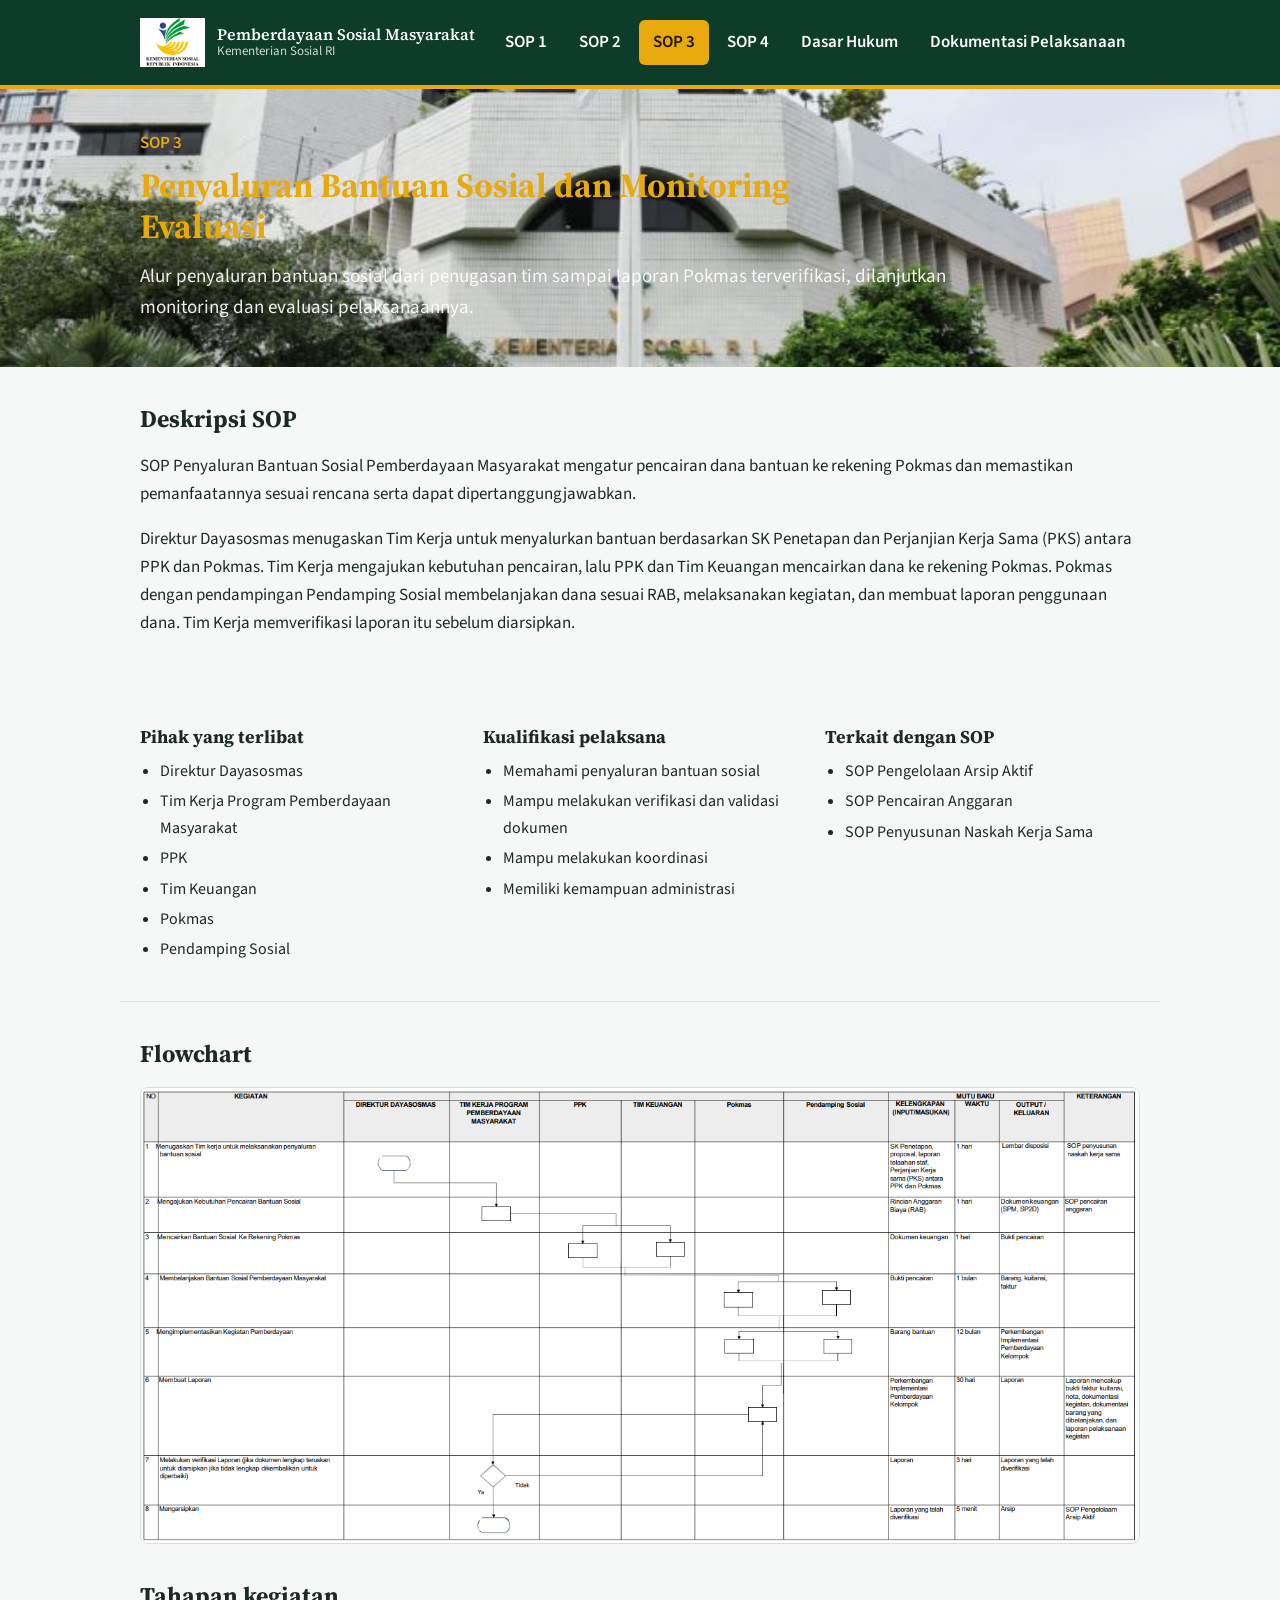
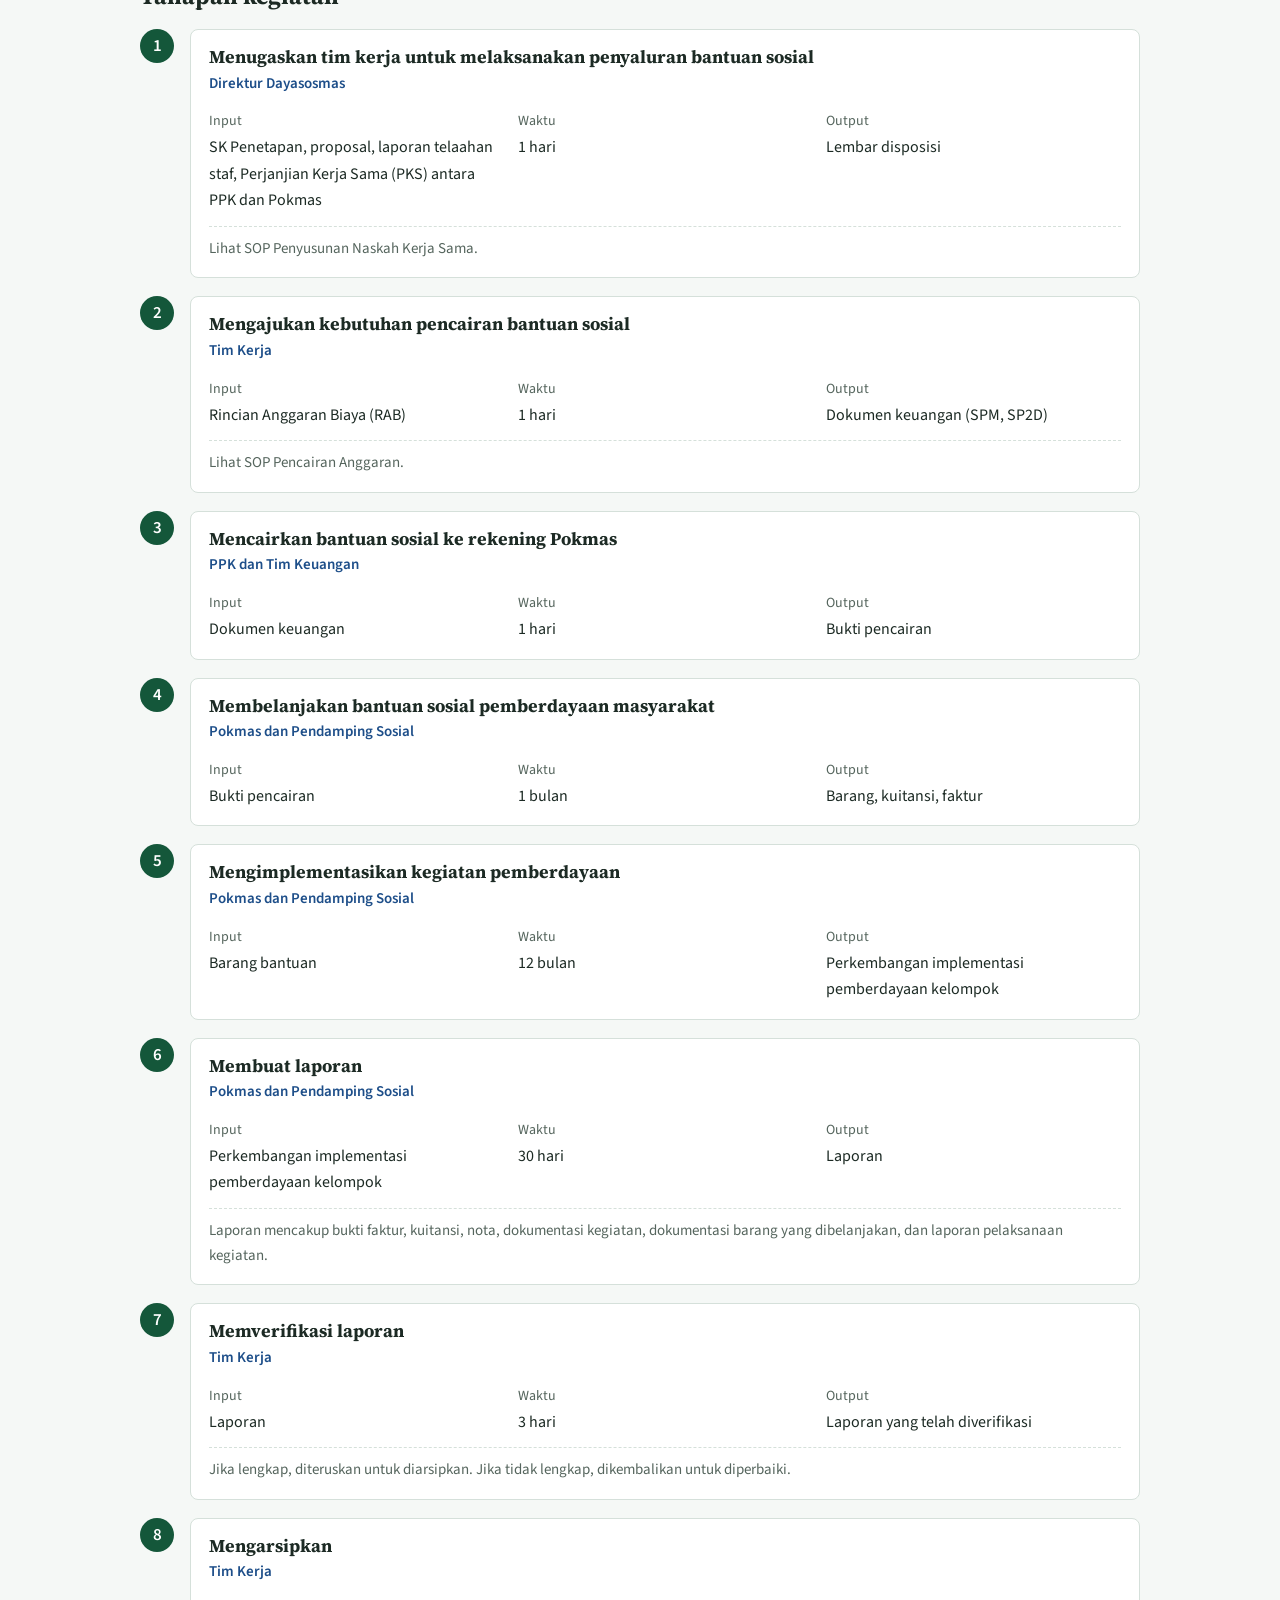
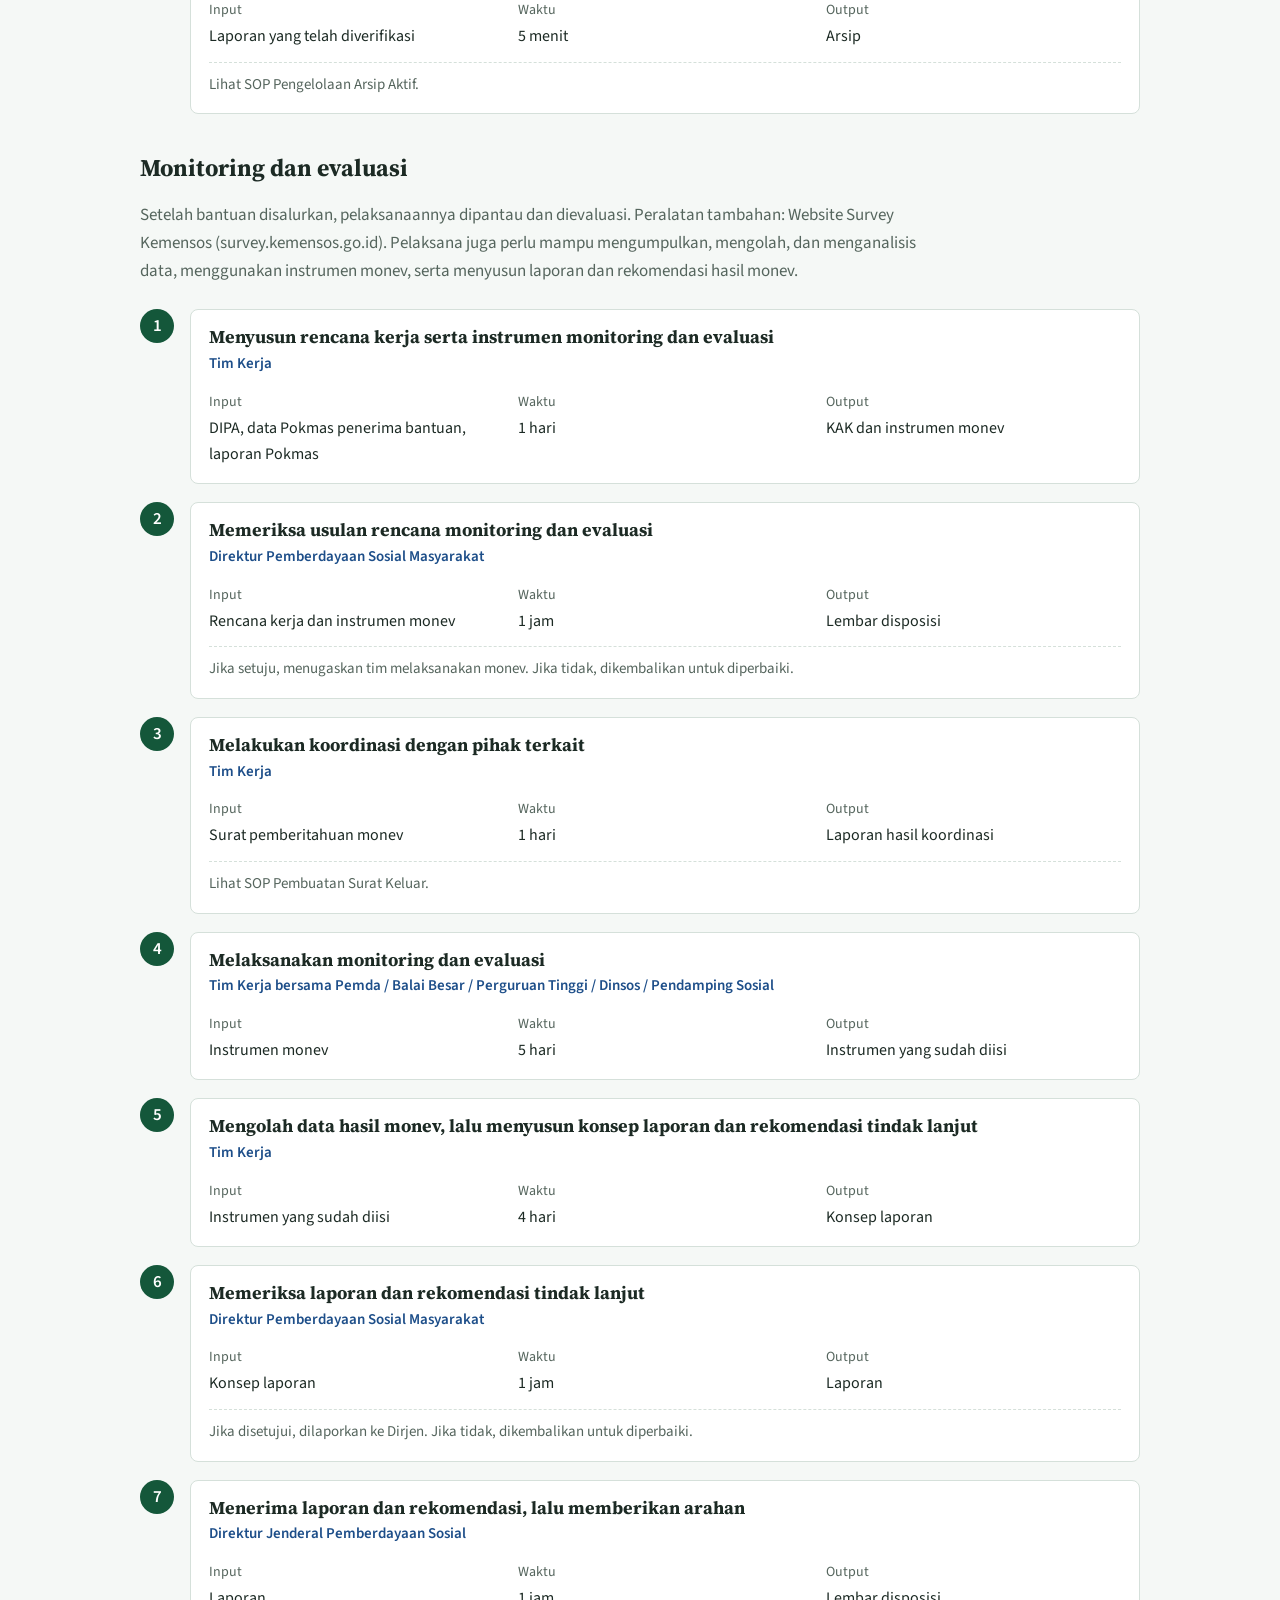
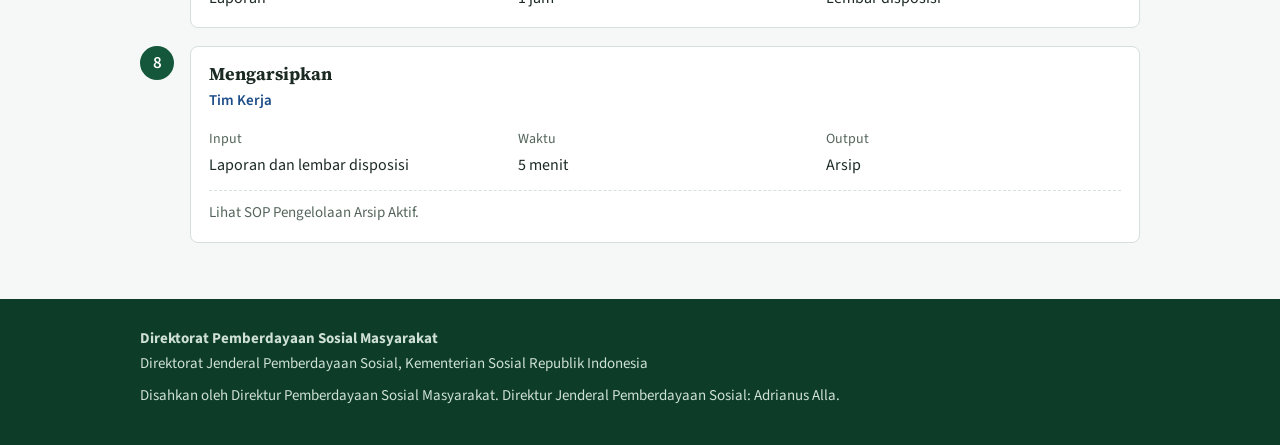
<file: sop3.html>
<!DOCTYPE html>
<html lang="id">
<head>
    <meta charset="UTF-8">
    <meta name="viewport" content="width=device-width, initial-scale=1.0">
    <title>Penyaluran Bantuan Sosial dan Monitoring Evaluasi - Dayasosmas Kemensos</title>

    <!-- Font dari Google Fonts (butuh internet) -->
    <link href="https://fonts.googleapis.com/css2?family=Source+Serif+4:wght@600;700&family=Source+Sans+3:wght@400;600&display=swap" rel="stylesheet">

    <!-- Semua pengaturan tampilan ada di file style.css -->
    <link rel="stylesheet" href="style.css">
</head>
<body>

    <!-- ===== NAVBAR (menu di bagian atas) ===== -->
    <header class="navbar">
        <div class="container navbar-inner">
            <a href="index.html" class="logo">
                <img src="images/logo-kemensos.jpg" alt="Logo Kementerian Sosial" class="logo-icon">
                <div class="logo-text">
                    Pemberdayaan Sosial Masyarakat
                    <small>Kementerian Sosial RI</small>
                </div>
            </a>
            <ul class="menu">
                <li><a href="sop1.html">SOP 1</a></li>
                <li><a href="sop2.html">SOP 2</a></li>
                <li><a href="sop3.html" class="active">SOP 3</a></li>
                <li><a href="sop4.html">SOP 4</a></li>
                <li><a href="dasar-hukum.html">Dasar Hukum</a></li>
                <li><a href="dokumentasi.html">Dokumentasi Pelaksanaan</a></li>
            </ul>
        </div>
    </header>

    <!-- ===== ISI HALAMAN ===== -->
    <main>

        <!-- Judul halaman -->
        <section class="hero hero-small">
            <div class="container">
                <p class="breadcrumb">SOP 3</p>
                <h1>Penyaluran Bantuan Sosial dan Monitoring Evaluasi</h1>
                <p class="hero-text">Alur penyaluran bantuan sosial dari penugasan tim sampai laporan Pokmas terverifikasi, dilanjutkan monitoring dan evaluasi pelaksanaannya.</p>
            </div>
        </section>

        <!-- Deskripsi SOP -->
        <section class="container section description">
            <h2>Deskripsi SOP</h2>
            <p class="description-text">SOP Penyaluran Bantuan Sosial Pemberdayaan Masyarakat mengatur pencairan dana bantuan ke rekening Pokmas dan memastikan pemanfaatannya sesuai rencana serta dapat dipertanggungjawabkan.</p>
            <p class="description-text">Direktur Dayasosmas menugaskan Tim Kerja untuk menyalurkan bantuan berdasarkan SK Penetapan dan Perjanjian Kerja Sama (PKS) antara PPK dan Pokmas. Tim Kerja mengajukan kebutuhan pencairan, lalu PPK dan Tim Keuangan mencairkan dana ke rekening Pokmas. Pokmas dengan pendampingan Pendamping Sosial membelanjakan dana sesuai RAB, melaksanakan kegiatan, dan membuat laporan penggunaan dana. Tim Kerja memverifikasi laporan itu sebelum diarsipkan.</p>
        </section>

        <!-- Informasi ringkas SOP -->
        <section class="container info-grid">
        <div class="info-column">
            <h2>Pihak yang terlibat</h2>
            <ul>
            <li>Direktur Dayasosmas</li>
            <li>Tim Kerja Program Pemberdayaan Masyarakat</li>
            <li>PPK</li>
            <li>Tim Keuangan</li>
            <li>Pokmas</li>
            <li>Pendamping Sosial</li>
            </ul>
        </div>

        <div class="info-column">
            <h2>Kualifikasi pelaksana</h2>
            <ul>
            <li>Memahami penyaluran bantuan sosial</li>
            <li>Mampu melakukan verifikasi dan validasi dokumen</li>
            <li>Mampu melakukan koordinasi</li>
            <li>Memiliki kemampuan administrasi</li>
            </ul>
        </div>

        <div class="info-column">
            <h2>Terkait dengan SOP</h2>
            <ul>
            <li>SOP Pengelolaan Arsip Aktif</li>
            <li>SOP Pencairan Anggaran</li>
            <li>SOP Penyusunan Naskah Kerja Sama</li>
            </ul>
        </div>
        </section>

<!-- Flowchart -->
        <section class="container section flowchart">
            <h2>Flowchart</h2>
            <a href="images/flowchart-sop1.png" target="_blank">
                <img src="images/flowchart-sop3.png" alt="Flowchart SOP 1: Sosialisasi Program Pemberdayaan Masyarakat" class="flowchart-img">
            </a>
        </section>

        <!-- Daftar tahapan kegiatan -->
        <section class="container section">
            <h2>Tahapan kegiatan</h2>

            <div class="step">
                <div class="step-number">1</div>
                <div class="step-box">
                    <h3>Menugaskan tim kerja untuk melaksanakan penyaluran bantuan sosial</h3>
                    <p class="step-actor">Direktur Dayasosmas</p>
                    <div class="step-info">
                        <div class="info-item"><strong>Input</strong><p>SK Penetapan, proposal, laporan telaahan staf, Perjanjian Kerja Sama (PKS) antara PPK dan Pokmas</p></div>
                        <div class="info-item"><strong>Waktu</strong><p>1 hari</p></div>
                        <div class="info-item"><strong>Output</strong><p>Lembar disposisi</p></div>
                    </div>
                        <p class="step-note">Lihat SOP Penyusunan Naskah Kerja Sama.</p>
                </div>
            </div>

            <div class="step">
                <div class="step-number">2</div>
                <div class="step-box">
                    <h3>Mengajukan kebutuhan pencairan bantuan sosial</h3>
                    <p class="step-actor">Tim Kerja</p>
                    <div class="step-info">
                        <div class="info-item"><strong>Input</strong><p>Rincian Anggaran Biaya (RAB)</p></div>
                        <div class="info-item"><strong>Waktu</strong><p>1 hari</p></div>
                        <div class="info-item"><strong>Output</strong><p>Dokumen keuangan (SPM, SP2D)</p></div>
                    </div>
                        <p class="step-note">Lihat SOP Pencairan Anggaran.</p>
                </div>
            </div>

            <div class="step">
                <div class="step-number">3</div>
                <div class="step-box">
                    <h3>Mencairkan bantuan sosial ke rekening Pokmas</h3>
                    <p class="step-actor">PPK dan Tim Keuangan</p>
                    <div class="step-info">
                        <div class="info-item"><strong>Input</strong><p>Dokumen keuangan</p></div>
                        <div class="info-item"><strong>Waktu</strong><p>1 hari</p></div>
                        <div class="info-item"><strong>Output</strong><p>Bukti pencairan</p></div>
                    </div>
                </div>
            </div>

            <div class="step">
                <div class="step-number">4</div>
                <div class="step-box">
                    <h3>Membelanjakan bantuan sosial pemberdayaan masyarakat</h3>
                    <p class="step-actor">Pokmas dan Pendamping Sosial</p>
                    <div class="step-info">
                        <div class="info-item"><strong>Input</strong><p>Bukti pencairan</p></div>
                        <div class="info-item"><strong>Waktu</strong><p>1 bulan</p></div>
                        <div class="info-item"><strong>Output</strong><p>Barang, kuitansi, faktur</p></div>
                    </div>
                </div>
            </div>

            <div class="step">
                <div class="step-number">5</div>
                <div class="step-box">
                    <h3>Mengimplementasikan kegiatan pemberdayaan</h3>
                    <p class="step-actor">Pokmas dan Pendamping Sosial</p>
                    <div class="step-info">
                        <div class="info-item"><strong>Input</strong><p>Barang bantuan</p></div>
                        <div class="info-item"><strong>Waktu</strong><p>12 bulan</p></div>
                        <div class="info-item"><strong>Output</strong><p>Perkembangan implementasi pemberdayaan kelompok</p></div>
                    </div>
                </div>
            </div>

            <div class="step">
                <div class="step-number">6</div>
                <div class="step-box">
                    <h3>Membuat laporan</h3>
                    <p class="step-actor">Pokmas dan Pendamping Sosial</p>
                    <div class="step-info">
                        <div class="info-item"><strong>Input</strong><p>Perkembangan implementasi pemberdayaan kelompok</p></div>
                        <div class="info-item"><strong>Waktu</strong><p>30 hari</p></div>
                        <div class="info-item"><strong>Output</strong><p>Laporan</p></div>
                    </div>
                        <p class="step-note">Laporan mencakup bukti faktur, kuitansi, nota, dokumentasi kegiatan, dokumentasi barang yang dibelanjakan, dan laporan pelaksanaan kegiatan.</p>
                </div>
            </div>

            <div class="step">
                <div class="step-number">7</div>
                <div class="step-box">
                    <h3>Memverifikasi laporan</h3>
                    <p class="step-actor">Tim Kerja</p>
                    <div class="step-info">
                        <div class="info-item"><strong>Input</strong><p>Laporan</p></div>
                        <div class="info-item"><strong>Waktu</strong><p>3 hari</p></div>
                        <div class="info-item"><strong>Output</strong><p>Laporan yang telah diverifikasi</p></div>
                    </div>
                        <p class="step-note">Jika lengkap, diteruskan untuk diarsipkan. Jika tidak lengkap, dikembalikan untuk diperbaiki.</p>
                </div>
            </div>

            <div class="step">
                <div class="step-number">8</div>
                <div class="step-box">
                    <h3>Mengarsipkan</h3>
                    <p class="step-actor">Tim Kerja</p>
                    <div class="step-info">
                        <div class="info-item"><strong>Input</strong><p>Laporan yang telah diverifikasi</p></div>
                        <div class="info-item"><strong>Waktu</strong><p>5 menit</p></div>
                        <div class="info-item"><strong>Output</strong><p>Arsip</p></div>
                    </div>
                        <p class="step-note">Lihat SOP Pengelolaan Arsip Aktif.</p>
                </div>
            </div>

            <!-- Bagian Monitoring dan Evaluasi (tautan #monev dari beranda menuju ke sini) -->
            <h2 id="monev" class="subheading">Monitoring dan evaluasi</h2>
            <p class="section-text">Setelah bantuan disalurkan, pelaksanaannya dipantau dan dievaluasi. Peralatan tambahan: Website Survey Kemensos (survey.kemensos.go.id). Pelaksana juga perlu mampu mengumpulkan, mengolah, dan menganalisis data, menggunakan instrumen monev, serta menyusun laporan dan rekomendasi hasil monev.</p>

            <div class="step">
                <div class="step-number">1</div>
                <div class="step-box">
                    <h3>Menyusun rencana kerja serta instrumen monitoring dan evaluasi</h3>
                    <p class="step-actor">Tim Kerja</p>
                    <div class="step-info">
                        <div class="info-item"><strong>Input</strong><p>DIPA, data Pokmas penerima bantuan, laporan Pokmas</p></div>
                        <div class="info-item"><strong>Waktu</strong><p>1 hari</p></div>
                        <div class="info-item"><strong>Output</strong><p>KAK dan instrumen monev</p></div>
                    </div>
                </div>
            </div>

            <div class="step">
                <div class="step-number">2</div>
                <div class="step-box">
                    <h3>Memeriksa usulan rencana monitoring dan evaluasi</h3>
                    <p class="step-actor">Direktur Pemberdayaan Sosial Masyarakat</p>
                    <div class="step-info">
                        <div class="info-item"><strong>Input</strong><p>Rencana kerja dan instrumen monev</p></div>
                        <div class="info-item"><strong>Waktu</strong><p>1 jam</p></div>
                        <div class="info-item"><strong>Output</strong><p>Lembar disposisi</p></div>
                    </div>
                        <p class="step-note">Jika setuju, menugaskan tim melaksanakan monev. Jika tidak, dikembalikan untuk diperbaiki.</p>
                </div>
            </div>

            <div class="step">
                <div class="step-number">3</div>
                <div class="step-box">
                    <h3>Melakukan koordinasi dengan pihak terkait</h3>
                    <p class="step-actor">Tim Kerja</p>
                    <div class="step-info">
                        <div class="info-item"><strong>Input</strong><p>Surat pemberitahuan monev</p></div>
                        <div class="info-item"><strong>Waktu</strong><p>1 hari</p></div>
                        <div class="info-item"><strong>Output</strong><p>Laporan hasil koordinasi</p></div>
                    </div>
                        <p class="step-note">Lihat SOP Pembuatan Surat Keluar.</p>
                </div>
            </div>

            <div class="step">
                <div class="step-number">4</div>
                <div class="step-box">
                    <h3>Melaksanakan monitoring dan evaluasi</h3>
                    <p class="step-actor">Tim Kerja bersama Pemda / Balai Besar / Perguruan Tinggi / Dinsos / Pendamping Sosial</p>
                    <div class="step-info">
                        <div class="info-item"><strong>Input</strong><p>Instrumen monev</p></div>
                        <div class="info-item"><strong>Waktu</strong><p>5 hari</p></div>
                        <div class="info-item"><strong>Output</strong><p>Instrumen yang sudah diisi</p></div>
                    </div>
                </div>
            </div>

            <div class="step">
                <div class="step-number">5</div>
                <div class="step-box">
                    <h3>Mengolah data hasil monev, lalu menyusun konsep laporan dan rekomendasi tindak lanjut</h3>
                    <p class="step-actor">Tim Kerja</p>
                    <div class="step-info">
                        <div class="info-item"><strong>Input</strong><p>Instrumen yang sudah diisi</p></div>
                        <div class="info-item"><strong>Waktu</strong><p>4 hari</p></div>
                        <div class="info-item"><strong>Output</strong><p>Konsep laporan</p></div>
                    </div>
                </div>
            </div>

            <div class="step">
                <div class="step-number">6</div>
                <div class="step-box">
                    <h3>Memeriksa laporan dan rekomendasi tindak lanjut</h3>
                    <p class="step-actor">Direktur Pemberdayaan Sosial Masyarakat</p>
                    <div class="step-info">
                        <div class="info-item"><strong>Input</strong><p>Konsep laporan</p></div>
                        <div class="info-item"><strong>Waktu</strong><p>1 jam</p></div>
                        <div class="info-item"><strong>Output</strong><p>Laporan</p></div>
                    </div>
                        <p class="step-note">Jika disetujui, dilaporkan ke Dirjen. Jika tidak, dikembalikan untuk diperbaiki.</p>
                </div>
            </div>

            <div class="step">
                <div class="step-number">7</div>
                <div class="step-box">
                    <h3>Menerima laporan dan rekomendasi, lalu memberikan arahan</h3>
                    <p class="step-actor">Direktur Jenderal Pemberdayaan Sosial</p>
                    <div class="step-info">
                        <div class="info-item"><strong>Input</strong><p>Laporan</p></div>
                        <div class="info-item"><strong>Waktu</strong><p>1 jam</p></div>
                        <div class="info-item"><strong>Output</strong><p>Lembar disposisi</p></div>
                    </div>
                </div>
            </div>

            <div class="step">
                <div class="step-number">8</div>
                <div class="step-box">
                    <h3>Mengarsipkan</h3>
                    <p class="step-actor">Tim Kerja</p>
                    <div class="step-info">
                        <div class="info-item"><strong>Input</strong><p>Laporan dan lembar disposisi</p></div>
                        <div class="info-item"><strong>Waktu</strong><p>5 menit</p></div>
                        <div class="info-item"><strong>Output</strong><p>Arsip</p></div>
                    </div>
                        <p class="step-note">Lihat SOP Pengelolaan Arsip Aktif.</p>
                </div>
            </div>
        </section>

    </main>

    <!-- ===== FOOTER (bagian paling bawah) ===== -->
    <footer class="footer">
        <div class="container">
            <p><strong>Direktorat Pemberdayaan Sosial Masyarakat</strong><br>
            Direktorat Jenderal Pemberdayaan Sosial, Kementerian Sosial Republik Indonesia</p>
            <p>Disahkan oleh Direktur Pemberdayaan Sosial Masyarakat. Direktur Jenderal Pemberdayaan Sosial: Adrianus Alla.</p>
        </div>
    </footer>

</body>
</html>
</file>
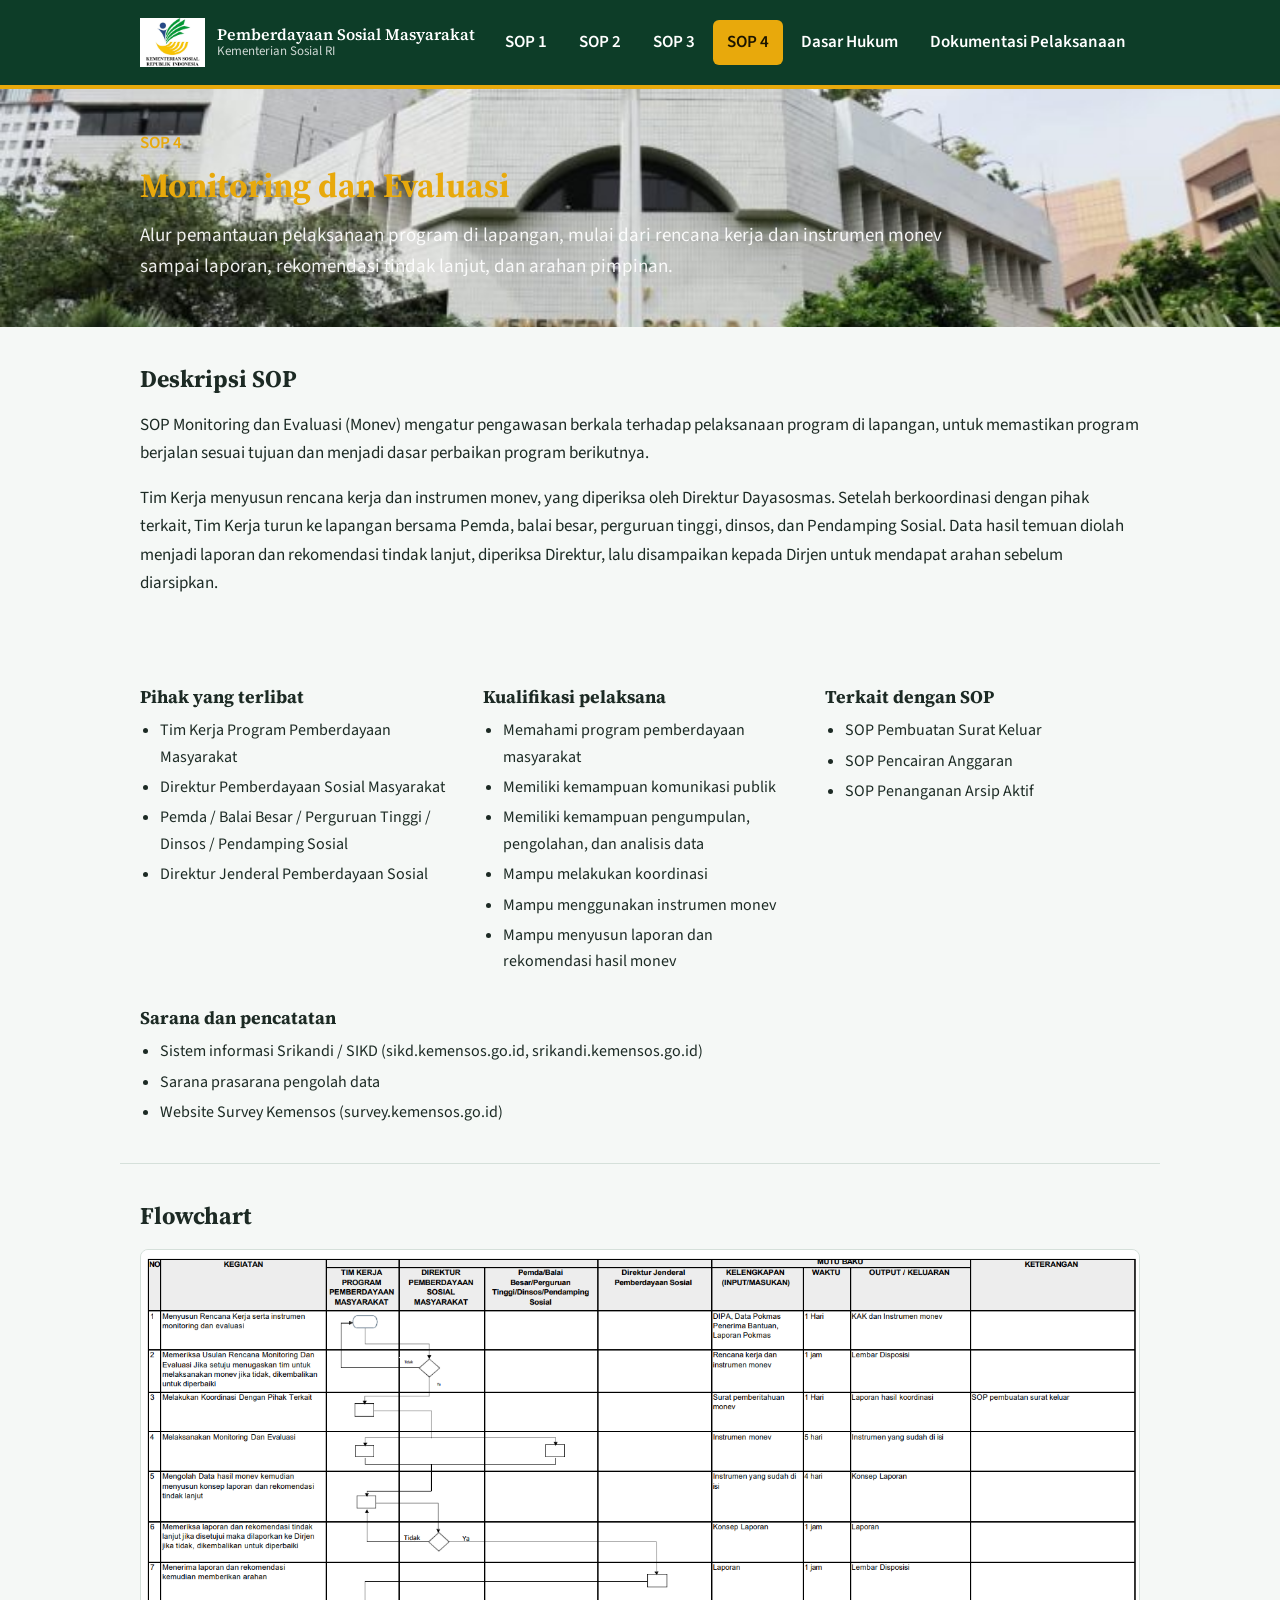
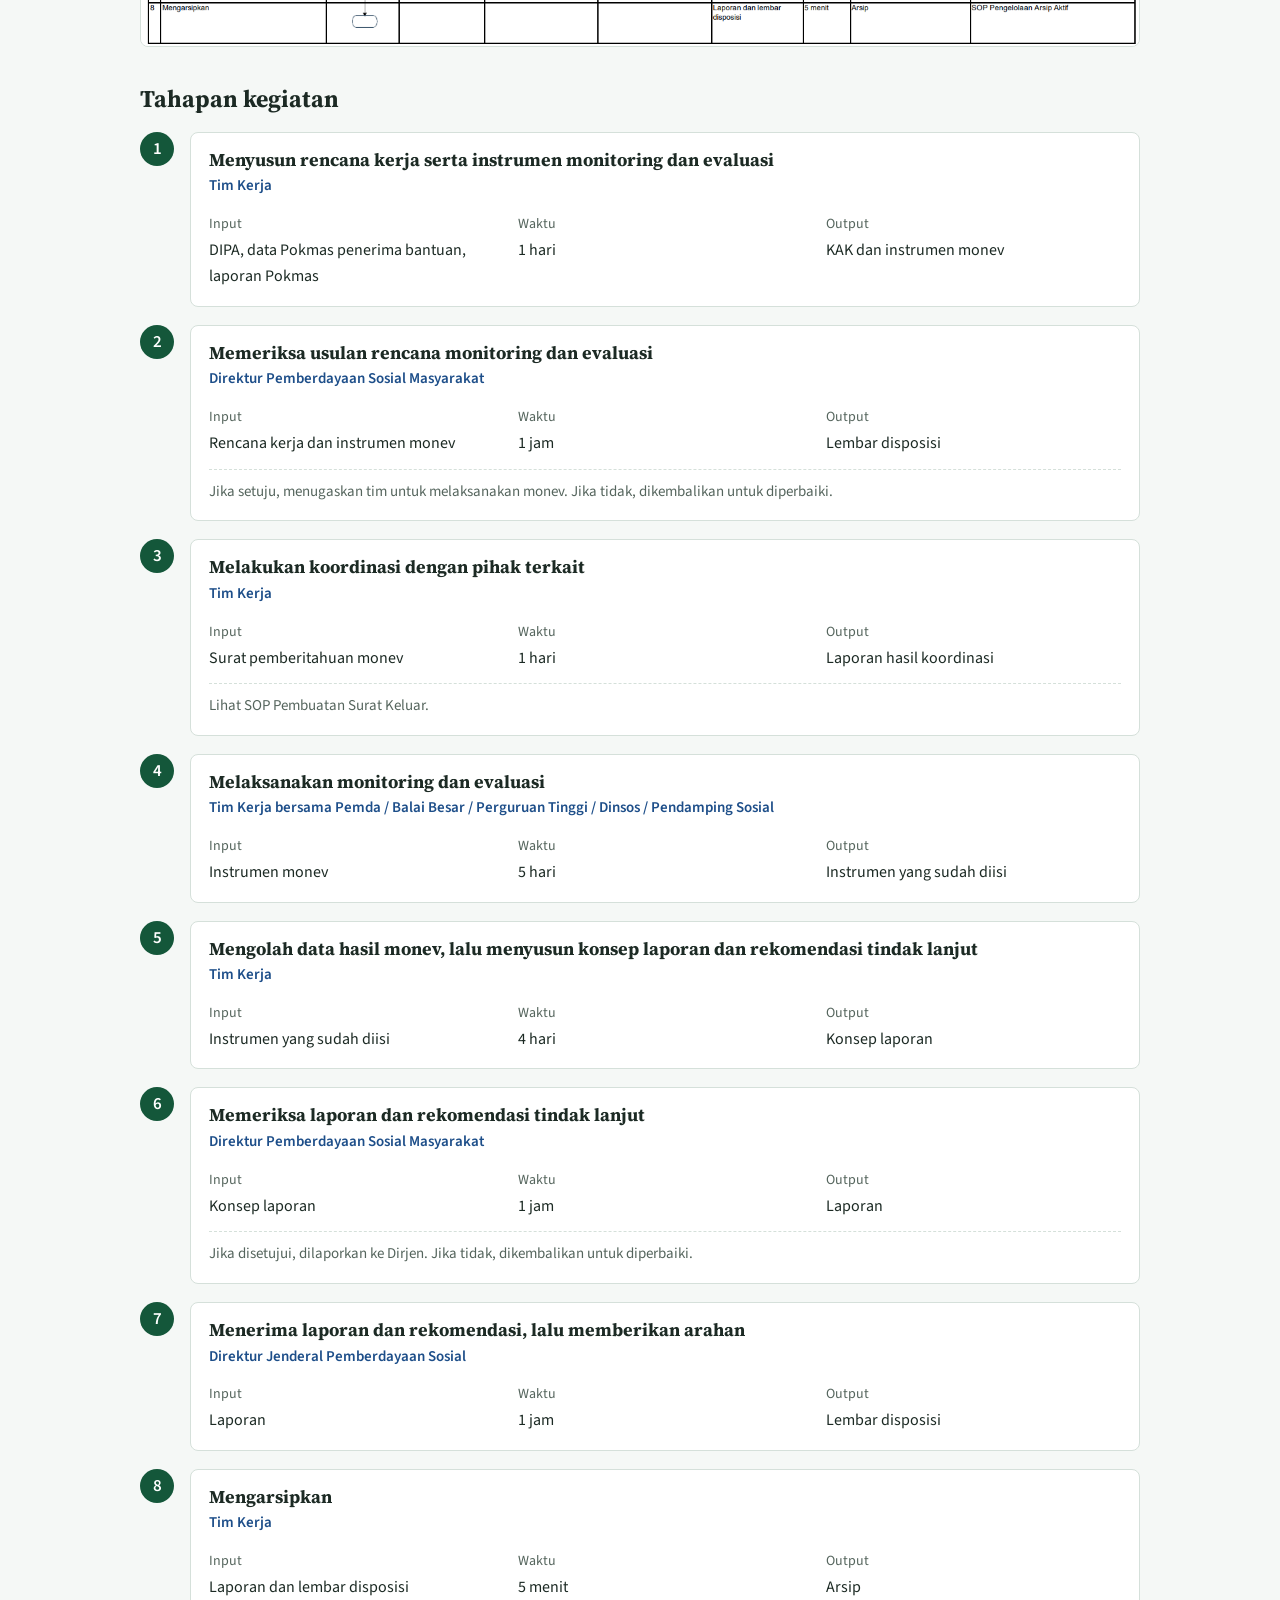
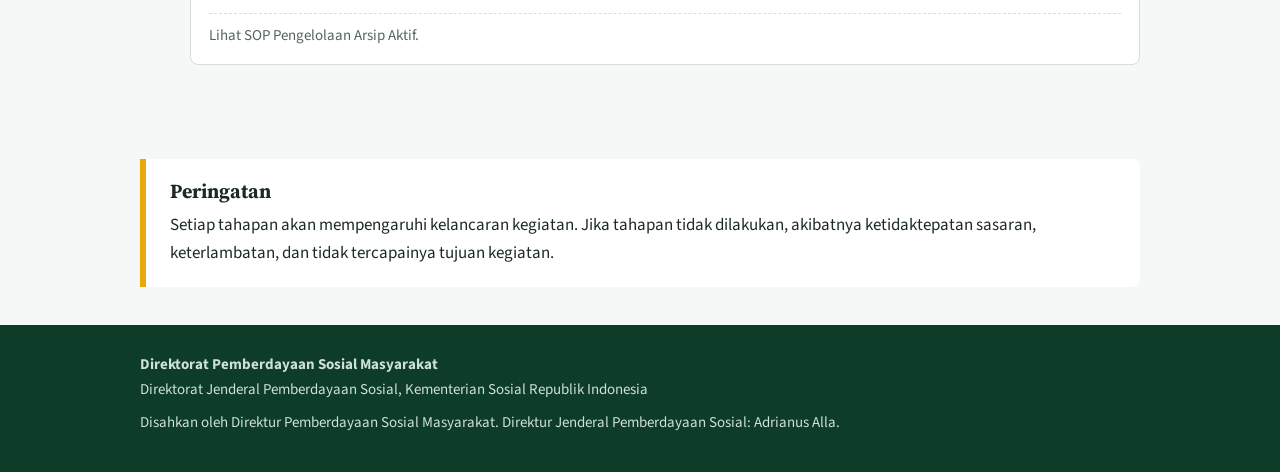
<file: sop4.html>
<!DOCTYPE html>
<html lang="id">
<head>
    <meta charset="UTF-8">
    <meta name="viewport" content="width=device-width, initial-scale=1.0">
    <title>Monitoring dan Evaluasi - Dayasosmas Kemensos</title>

    <!-- Font dari Google Fonts (butuh internet) -->
    <link href="https://fonts.googleapis.com/css2?family=Source+Serif+4:wght@600;700&family=Source+Sans+3:wght@400;600&display=swap" rel="stylesheet">

    <!-- Semua pengaturan tampilan ada di file style.css -->
    <link rel="stylesheet" href="style.css">
</head>
<body>

    <!-- ===== NAVBAR (menu di bagian atas) ===== -->
    <header class="navbar">
        <div class="container navbar-inner">
            <a href="index.html" class="logo">
                <img src="images/logo-kemensos.jpg" alt="Logo Kementerian Sosial" class="logo-icon">
                <div class="logo-text">
                    Pemberdayaan Sosial Masyarakat
                    <small>Kementerian Sosial RI</small>
                </div>
            </a>
            <ul class="menu">
                <li><a href="sop1.html">SOP 1</a></li>
                <li><a href="sop2.html">SOP 2</a></li>
                <li><a href="sop3.html">SOP 3</a></li>
                <li><a href="sop4.html" class="active">SOP 4</a></li>
                <li><a href="dasar-hukum.html">Dasar Hukum</a></li>
                <li><a href="dokumentasi.html">Dokumentasi Pelaksanaan</a></li>
            </ul>
        </div>
    </header>

    <!-- ===== ISI HALAMAN ===== -->
    <main>

        <!-- Judul halaman -->
        <section class="hero hero-small">
            <div class="container">
                <p class="breadcrumb">SOP 4</p>
                <h1>Monitoring dan Evaluasi</h1>
                <p class="hero-text">Alur pemantauan pelaksanaan program di lapangan, mulai dari rencana kerja dan instrumen monev sampai laporan, rekomendasi tindak lanjut, dan arahan pimpinan.</p>
            </div>
        </section>

        <!-- Deskripsi SOP -->
        <section class="container section description">
            <h2>Deskripsi SOP</h2>
            <p class="description-text">SOP Monitoring dan Evaluasi (Monev) mengatur pengawasan berkala terhadap pelaksanaan program di lapangan, untuk memastikan program berjalan sesuai tujuan dan menjadi dasar perbaikan program berikutnya.</p>
            <p class="description-text">Tim Kerja menyusun rencana kerja dan instrumen monev, yang diperiksa oleh Direktur Dayasosmas. Setelah berkoordinasi dengan pihak terkait, Tim Kerja turun ke lapangan bersama Pemda, balai besar, perguruan tinggi, dinsos, dan Pendamping Sosial. Data hasil temuan diolah menjadi laporan dan rekomendasi tindak lanjut, diperiksa Direktur, lalu disampaikan kepada Dirjen untuk mendapat arahan sebelum diarsipkan.</p>
        </section>

        <!-- Informasi ringkas SOP -->
        <section class="container info-grid">
        <div class="info-column">
            <h2>Pihak yang terlibat</h2>
            <ul>
            <li>Tim Kerja Program Pemberdayaan Masyarakat</li>
            <li>Direktur Pemberdayaan Sosial Masyarakat</li>
            <li>Pemda / Balai Besar / Perguruan Tinggi / Dinsos / Pendamping Sosial</li>
            <li>Direktur Jenderal Pemberdayaan Sosial</li>
            </ul>
        </div>

        <div class="info-column">
            <h2>Kualifikasi pelaksana</h2>
            <ul>
            <li>Memahami program pemberdayaan masyarakat</li>
            <li>Memiliki kemampuan komunikasi publik</li>
            <li>Memiliki kemampuan pengumpulan, pengolahan, dan analisis data</li>
            <li>Mampu melakukan koordinasi</li>
            <li>Mampu menggunakan instrumen monev</li>
            <li>Mampu menyusun laporan dan rekomendasi hasil monev</li>
            </ul>
        </div>

        <div class="info-column">
            <h2>Terkait dengan SOP</h2>
            <ul>
            <li>SOP Pembuatan Surat Keluar</li>
            <li>SOP Pencairan Anggaran</li>
            <li>SOP Penanganan Arsip Aktif</li>
            </ul>
        </div>

        <div class="info-column">
            <h2>Sarana dan pencatatan</h2>
            <ul>
            <li>Sistem informasi Srikandi / SIKD (sikd.kemensos.go.id, srikandi.kemensos.go.id)</li>
            <li>Sarana prasarana pengolah data</li>
            <li>Website Survey Kemensos (survey.kemensos.go.id)</li>
            </ul>
        </div>
        </section>

<!-- Flowchart -->
        <section class="container section flowchart">
            <h2>Flowchart</h2>
            <a href="images/flowchart-sop1.png" target="_blank">
                <img src="images/flowchart-sop4.png" alt="Flowchart SOP 1: Sosialisasi Program Pemberdayaan Masyarakat" class="flowchart-img">
            </a>
        </section>

        <!-- Daftar tahapan kegiatan -->
        <section class="container section">
            <h2>Tahapan kegiatan</h2>

            <div class="step">
                <div class="step-number">1</div>
                <div class="step-box">
                    <h3>Menyusun rencana kerja serta instrumen monitoring dan evaluasi</h3>
                    <p class="step-actor">Tim Kerja</p>
                    <div class="step-info">
                        <div class="info-item"><strong>Input</strong><p>DIPA, data Pokmas penerima bantuan, laporan Pokmas</p></div>
                        <div class="info-item"><strong>Waktu</strong><p>1 hari</p></div>
                        <div class="info-item"><strong>Output</strong><p>KAK dan instrumen monev</p></div>
                    </div>
                </div>
            </div>

            <div class="step">
                <div class="step-number">2</div>
                <div class="step-box">
                    <h3>Memeriksa usulan rencana monitoring dan evaluasi</h3>
                    <p class="step-actor">Direktur Pemberdayaan Sosial Masyarakat</p>
                    <div class="step-info">
                        <div class="info-item"><strong>Input</strong><p>Rencana kerja dan instrumen monev</p></div>
                        <div class="info-item"><strong>Waktu</strong><p>1 jam</p></div>
                        <div class="info-item"><strong>Output</strong><p>Lembar disposisi</p></div>
                    </div>
                        <p class="step-note">Jika setuju, menugaskan tim untuk melaksanakan monev. Jika tidak, dikembalikan untuk diperbaiki.</p>
                </div>
            </div>

            <div class="step">
                <div class="step-number">3</div>
                <div class="step-box">
                    <h3>Melakukan koordinasi dengan pihak terkait</h3>
                    <p class="step-actor">Tim Kerja</p>
                    <div class="step-info">
                        <div class="info-item"><strong>Input</strong><p>Surat pemberitahuan monev</p></div>
                        <div class="info-item"><strong>Waktu</strong><p>1 hari</p></div>
                        <div class="info-item"><strong>Output</strong><p>Laporan hasil koordinasi</p></div>
                    </div>
                        <p class="step-note">Lihat SOP Pembuatan Surat Keluar.</p>
                </div>
            </div>

            <div class="step">
                <div class="step-number">4</div>
                <div class="step-box">
                    <h3>Melaksanakan monitoring dan evaluasi</h3>
                    <p class="step-actor">Tim Kerja bersama Pemda / Balai Besar / Perguruan Tinggi / Dinsos / Pendamping Sosial</p>
                    <div class="step-info">
                        <div class="info-item"><strong>Input</strong><p>Instrumen monev</p></div>
                        <div class="info-item"><strong>Waktu</strong><p>5 hari</p></div>
                        <div class="info-item"><strong>Output</strong><p>Instrumen yang sudah diisi</p></div>
                    </div>
                </div>
            </div>

            <div class="step">
                <div class="step-number">5</div>
                <div class="step-box">
                    <h3>Mengolah data hasil monev, lalu menyusun konsep laporan dan rekomendasi tindak lanjut</h3>
                    <p class="step-actor">Tim Kerja</p>
                    <div class="step-info">
                        <div class="info-item"><strong>Input</strong><p>Instrumen yang sudah diisi</p></div>
                        <div class="info-item"><strong>Waktu</strong><p>4 hari</p></div>
                        <div class="info-item"><strong>Output</strong><p>Konsep laporan</p></div>
                    </div>
                </div>
            </div>

            <div class="step">
                <div class="step-number">6</div>
                <div class="step-box">
                    <h3>Memeriksa laporan dan rekomendasi tindak lanjut</h3>
                    <p class="step-actor">Direktur Pemberdayaan Sosial Masyarakat</p>
                    <div class="step-info">
                        <div class="info-item"><strong>Input</strong><p>Konsep laporan</p></div>
                        <div class="info-item"><strong>Waktu</strong><p>1 jam</p></div>
                        <div class="info-item"><strong>Output</strong><p>Laporan</p></div>
                    </div>
                        <p class="step-note">Jika disetujui, dilaporkan ke Dirjen. Jika tidak, dikembalikan untuk diperbaiki.</p>
                </div>
            </div>

            <div class="step">
                <div class="step-number">7</div>
                <div class="step-box">
                    <h3>Menerima laporan dan rekomendasi, lalu memberikan arahan</h3>
                    <p class="step-actor">Direktur Jenderal Pemberdayaan Sosial</p>
                    <div class="step-info">
                        <div class="info-item"><strong>Input</strong><p>Laporan</p></div>
                        <div class="info-item"><strong>Waktu</strong><p>1 jam</p></div>
                        <div class="info-item"><strong>Output</strong><p>Lembar disposisi</p></div>
                    </div>
                </div>
            </div>

            <div class="step">
                <div class="step-number">8</div>
                <div class="step-box">
                    <h3>Mengarsipkan</h3>
                    <p class="step-actor">Tim Kerja</p>
                    <div class="step-info">
                        <div class="info-item"><strong>Input</strong><p>Laporan dan lembar disposisi</p></div>
                        <div class="info-item"><strong>Waktu</strong><p>5 menit</p></div>
                        <div class="info-item"><strong>Output</strong><p>Arsip</p></div>
                    </div>
                        <p class="step-note">Lihat SOP Pengelolaan Arsip Aktif.</p>
                </div>
            </div>
        </section>

        <!-- Peringatan -->
        <section class="container section">
            <div class="warning">
                <h2>Peringatan</h2>
                <p>Setiap tahapan akan mempengaruhi kelancaran kegiatan. Jika tahapan tidak dilakukan, akibatnya ketidaktepatan sasaran, keterlambatan, dan tidak tercapainya tujuan kegiatan.</p>
            </div>
        </section>

    </main>

    <!-- ===== FOOTER (bagian paling bawah) ===== -->
    <footer class="footer">
        <div class="container">
            <p><strong>Direktorat Pemberdayaan Sosial Masyarakat</strong><br>
            Direktorat Jenderal Pemberdayaan Sosial, Kementerian Sosial Republik Indonesia</p>
            <p>Disahkan oleh Direktur Pemberdayaan Sosial Masyarakat. Direktur Jenderal Pemberdayaan Sosial: Adrianus Alla.</p>
        </div>
    </footer>

</body>
</html>
</file>
<file: style.css>
/* =====================================================
   STYLE.CSS - pengaturan tampilan seluruh halaman
   Bagian: 1 Dasar, 2 Navbar, 3 Hero, 4 Isi, 5 Tahapan,
           6 Beranda, 7 Footer, 8 Tampilan HP
   ===================================================== */

/* ---------- 1. DASAR ---------- */
* {
    box-sizing: border-box;   /* lebar elemen sudah termasuk padding */
}

body {
    margin: 0;
    background-color: #f5f8f6;
    color: #1c2a24;
    font-family: "Source Sans 3", Arial, sans-serif;
    font-size: 17px;
    line-height: 1.65;
    
}



h1, h2, h3 {
    font-family: "Source Serif 4", Georgia, serif;
    line-height: 1.2;
    margin: 0;
}

h2 { font-size: 24px; margin-bottom: 18px; }

a { color: #1d4e89; font-weight: 600; }

ul { padding-left: 20px; margin: 0; }
li { margin: 4px 0; }

/* Pembungkus isi agar rata tengah dan tidak terlalu lebar */
.container {
    max-width: 1040px;
    margin: 0 auto;
    padding: 0 20px;
}

.section { padding-top: 38px; padding-bottom: 38px; }
.subheading { margin-top: 40px; }
.section-text { color: #55655d; max-width: 46em; margin: 0 0 24px 0; }

/* ---------- 2. NAVBAR ---------- */
.navbar {
    background-color: #0d3d28;
    border-bottom: 4px solid #e8a90c;
    position: sticky;         /* tetap menempel di atas saat scroll */
    top: 0;
    z-index: 10;
}

.navbar-inner {
    display: flex;
    align-items: center;
    justify-content: space-between;
    flex-wrap: wrap;
    gap: 12px;
    padding-top: 10px;
    padding-bottom: 10px;
}

.logo {
    display: flex;
    align-items: center;
    gap: 12px;
    color: #ffffff;
    text-decoration: none;
    font-family: "Source Serif 4", Georgia, serif;
    font-size: 16px;
    line-height: 1.2;
}

.logo-icon {
    width: 65px;
    height: 65px;
    object-fit: contain;
    flex-shrink: 0;
}

.logo-text small {
    display: block;
    font-family: "Source Sans 3", Arial, sans-serif;
    font-weight: 400;
    font-size: 13px;
    opacity: 0.8;
}

.menu {
    display: flex;
    flex-wrap: wrap;
    gap: 4px;
    list-style: none;         /* hilangkan titik daftar */
    margin: 0;
    padding: 0;
}

.menu li { margin: 0; }

.menu a {
    display: block;
    color: #ffffff;
    text-decoration: none;
    padding: 8px 14px;
    border-radius: 6px;
}

.menu a:hover { background-color: rgba(255, 255, 255, 0.15); }

/* Menu halaman yang sedang dibuka */
.menu a.active {
    background-color: #e8a90c;
    color: #1c1500;
}

/* ---------- 3. HERO (judul besar di atas) ---------- */
.hero {
    background-image: url("images/gedung-kemensos.jpg");
    background-size: cover;
    background-position: center;
    background-repeat: no-repeat;
    color: #ffffff;
    padding: 64px 0 72px 0;
}

.hero h1 {
    font-size: 42px;
    max-width: 20em;
    margin-bottom: 18px;
     color: #e8a90c;
}

.hero-text {
    max-width: 44em;
    font-size: 19px;
    opacity: 0.92;
    margin: 0;
}

.hero-small {
    background-image: url("images/gedung-kemensos.jpg");
    background-size: cover;
    background-position: center;
    background-repeat: no-repeat;
    padding: 40px 0 44px 0;
}
.hero-small h1 { font-size: 34px; margin-bottom: 14px; }

.breadcrumb {
    margin: 0 0 8px 0;
    color: #e8a90c;
    font-weight: 600;
}

/* ---------- 4. ISI HALAMAN SOP ---------- */
.info-grid {
    display: flex;
    flex-wrap: wrap;
    gap: 28px;
    padding-top: 34px;
    padding-bottom: 34px;
    border-bottom: 1px solid #d5e0da;
}

.info-column { flex: 1 1 280px; }
.info-column h2 { font-size: 18px; margin-bottom: 10px; }
.info-column ul { font-size: 16px; }

/* ---------- 5. TAHAPAN KEGIATAN ---------- */
.step {
    display: flex;
    gap: 16px;
    margin-bottom: 18px;
}

.step-number {
    flex-shrink: 0;           /* lingkaran tidak ikut mengecil */
    width: 34px;
    height: 34px;
    border-radius: 50%;
    background-color: #14573a;
    color: #ffffff;
    font-weight: 600;
    display: flex;
    align-items: center;
    justify-content: center;
}

.step-box {
    flex: 1;
    background-color: #ffffff;
    border: 1px solid #d5e0da;
    border-radius: 8px;
    padding: 16px 18px;
}

.step-box h3 { font-size: 18px; }
.step-actor { margin: 4px 0 10px 0; color: #1d4e89; font-weight: 600; font-size: 15px; }

.step-info { display: flex; flex-wrap: wrap; gap: 14px; }
.info-item { flex: 1 1 180px; }
.info-item strong { font-size: 14px; color: #55655d; font-weight: 400; }
.info-item p { margin: 0; font-size: 16px; }

.step-note {
    margin: 12px 0 0 0;
    padding-top: 10px;
    border-top: 1px dashed #d5e0da;
    font-size: 15px;
    color: #55655d;
}

/* Daftar dasar hukum */
.law-list { max-width: 46em; padding-left: 26px; }
.law-list li { padding: 8px 0; border-bottom: 1px solid #d5e0da; margin: 0; }
ul.law-list { list-style: none; padding-left: 0; }

/* ---------- 6. BERANDA ---------- */
.stages { display: flex; flex-wrap: wrap; gap: 24px; }

.stage {
    flex: 1 1 200px;
    border-top: 4px solid #14573a;
    padding-top: 14px;
}

.stage-last { border-top-color: #e8a90c; }

.stage-number {
    width: 30px;
    height: 30px;
    border-radius: 50%;
    background-color: #14573a;
    color: #ffffff;
    font-weight: 600;
    display: flex;
    align-items: center;
    justify-content: center;
}

.stage-last .stage-number { background-color: #e8a90c; color: #1c1500; }

.stage h3 { font-size: 19px; margin: 10px 0 6px 0; }
.stage p { margin: 0 0 8px 0; color: #55655d; font-size: 16px; }

.two-columns { display: flex; flex-wrap: wrap; gap: 36px; }
.column { flex: 1 1 320px; }

.warning {
    background-color: #ffffff;
    border-left: 6px solid #e8a90c;
    border-radius: 0 8px 8px 0;
    padding: 20px 24px;
}

.warning h2 { font-size: 20px; margin-bottom: 8px; }
.warning p { margin: 0; }

/* ---------- 7. FOOTER ---------- */
.footer {
    background-color: #0d3d28;
    color: #cfe0d6;
    padding: 28px 0;
    font-size: 15px;
}

.footer p { margin: 0 0 8px 0; }

/* ---------- 8. TAMPILAN HP ---------- */
@media (max-width: 760px) {
    .hero { padding: 44px 0; }
    .hero h1 { font-size: 28px; }
    .hero-small h1 { font-size: 26px; }
}

/* Flowchart di halaman SOP */
.flowchart { padding-bottom: 0; }   /* jarak bawah dikurangi, bagian "Tahapan kegiatan" sudah punya jarak atas */

.flowchart-img {
    display: block;
    width: 100%;                    /* gambar mengikuti lebar halaman */
    height: auto;
    background-color: #ffffff;
    border: 1px solid #d5e0da;
    border-radius: 8px;
}
</file>
